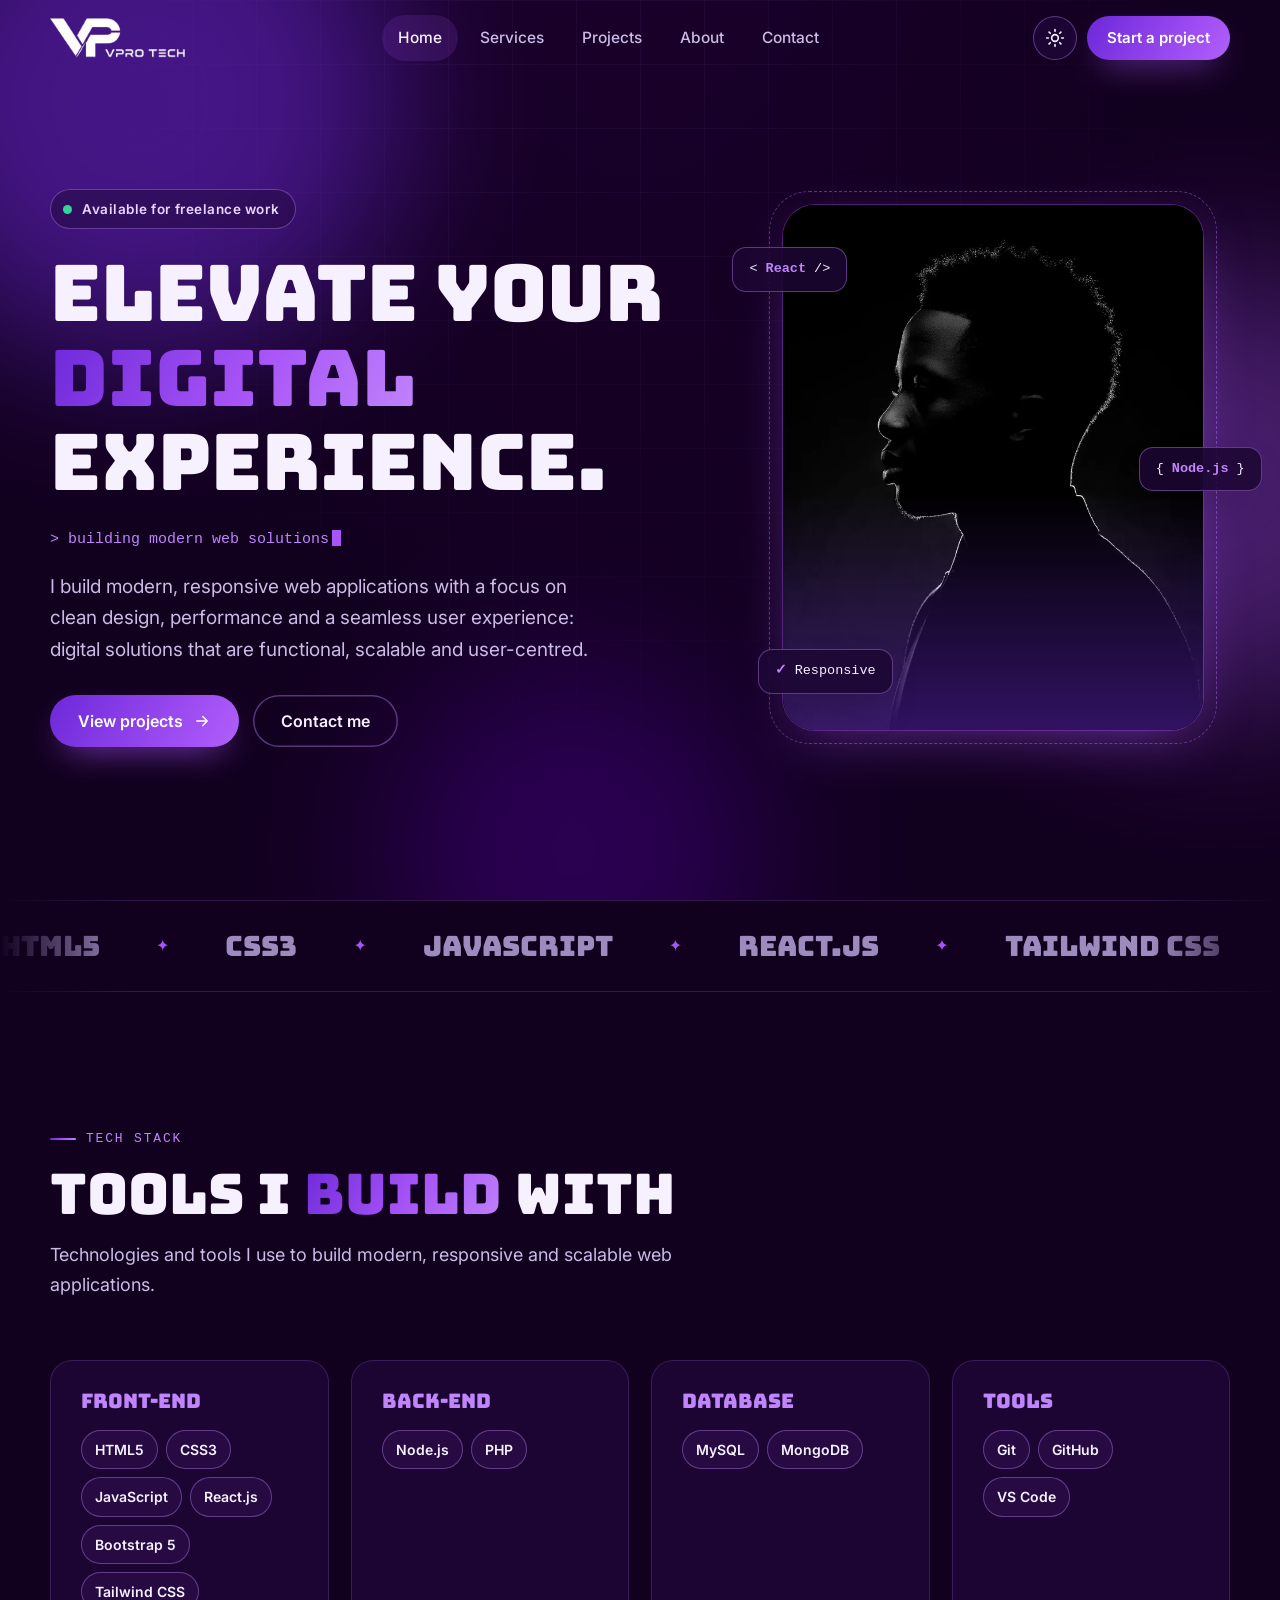
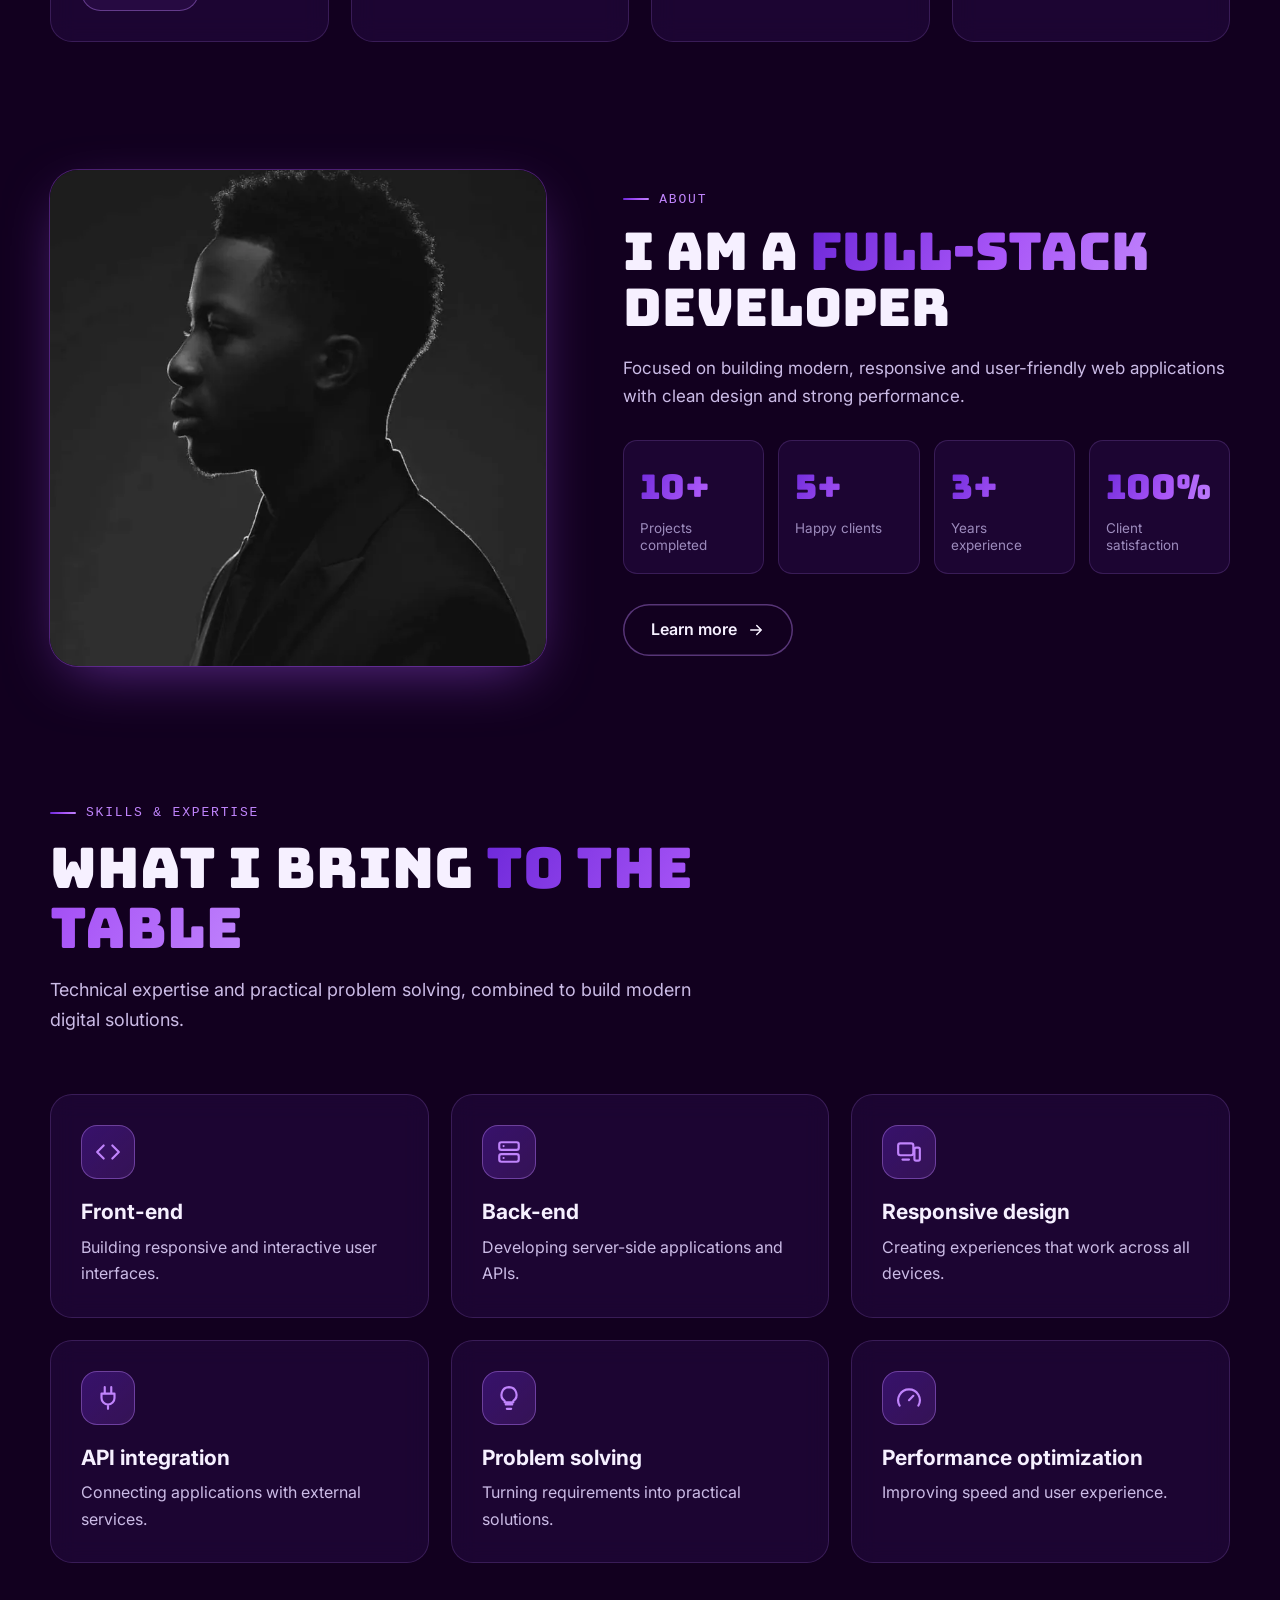
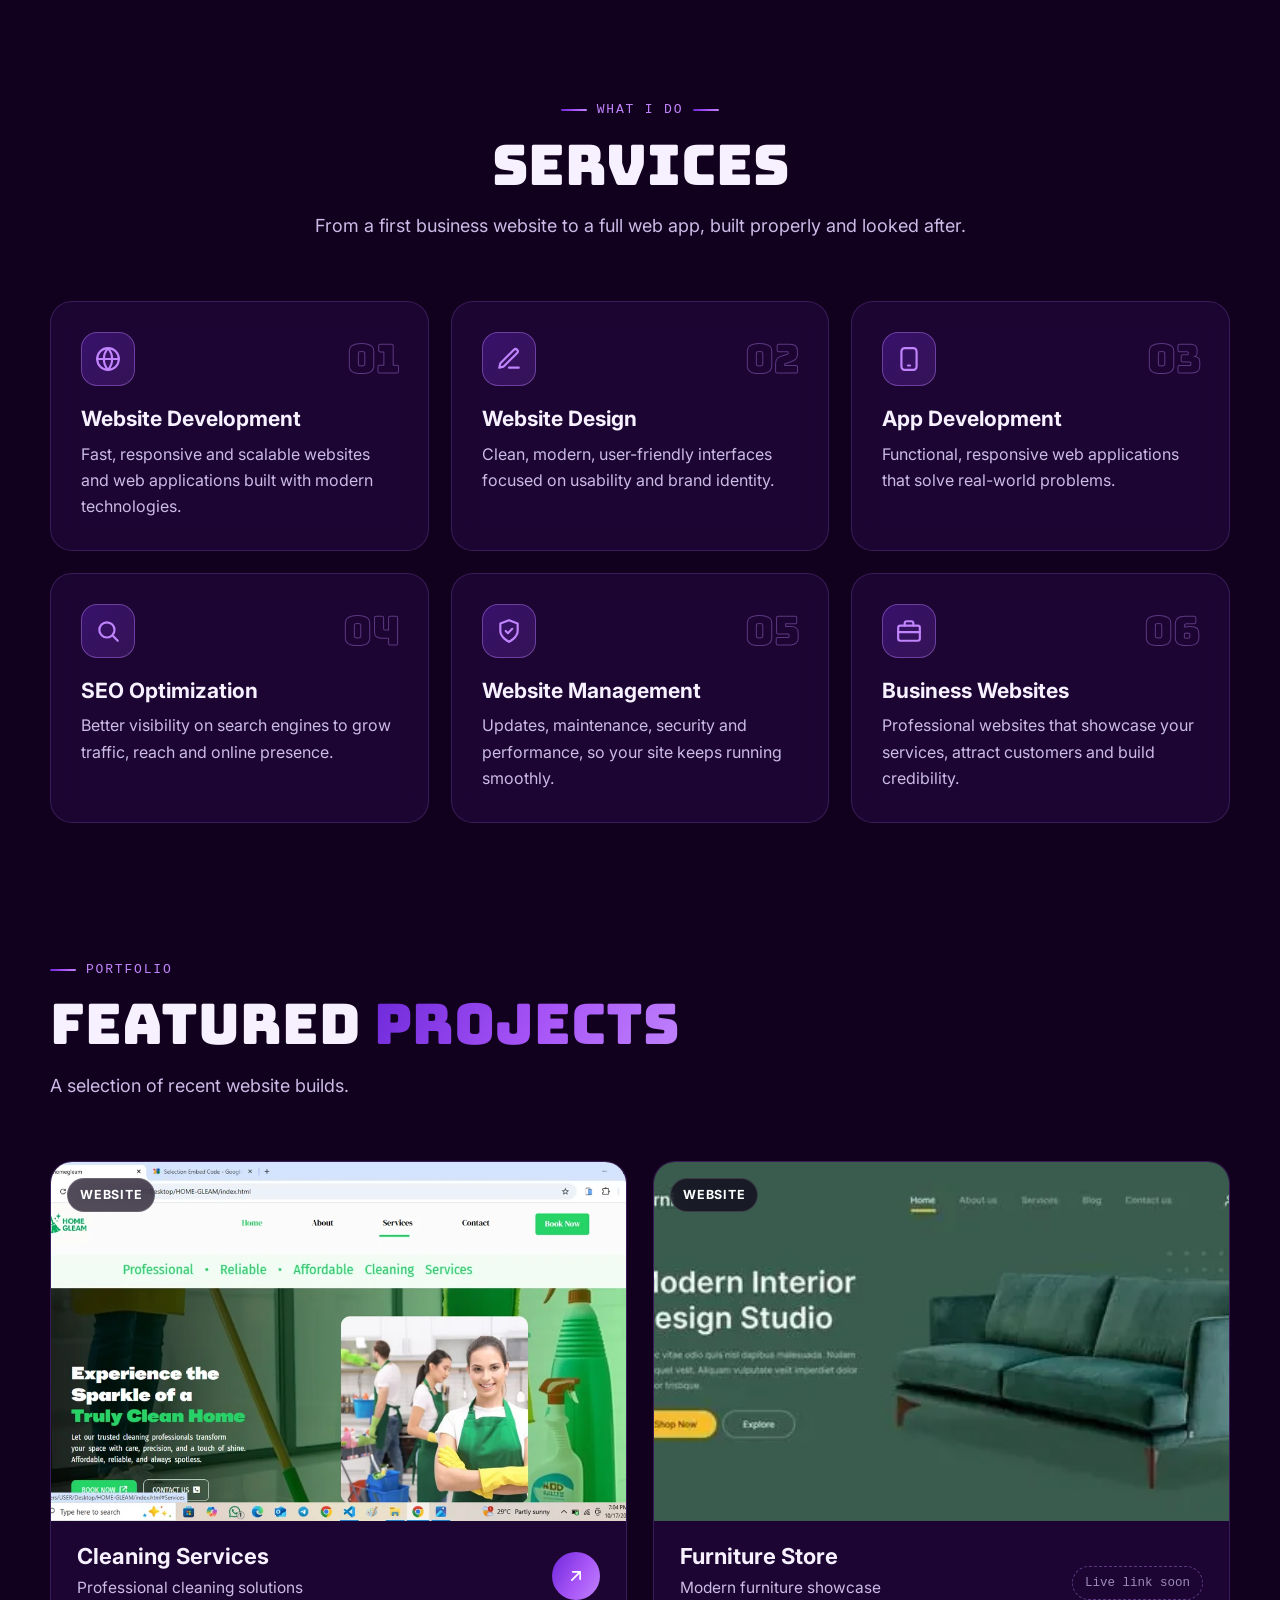
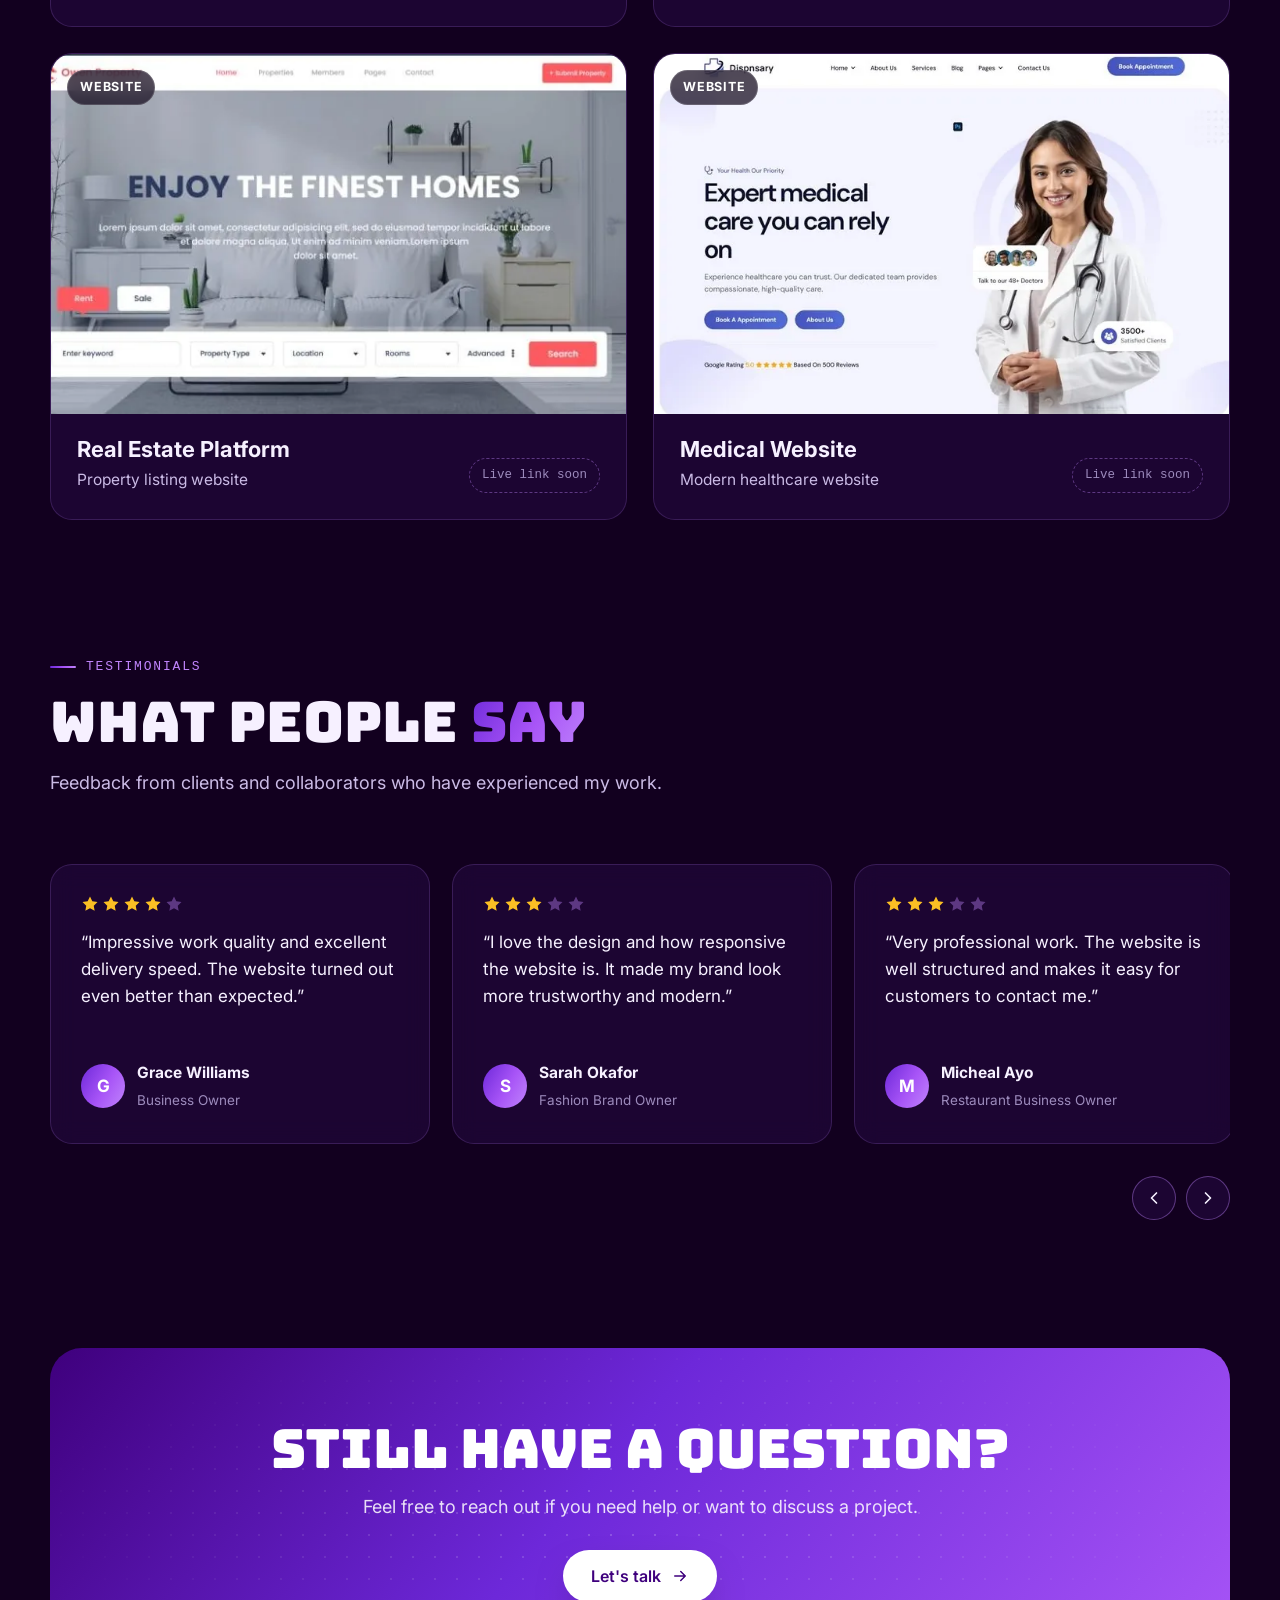
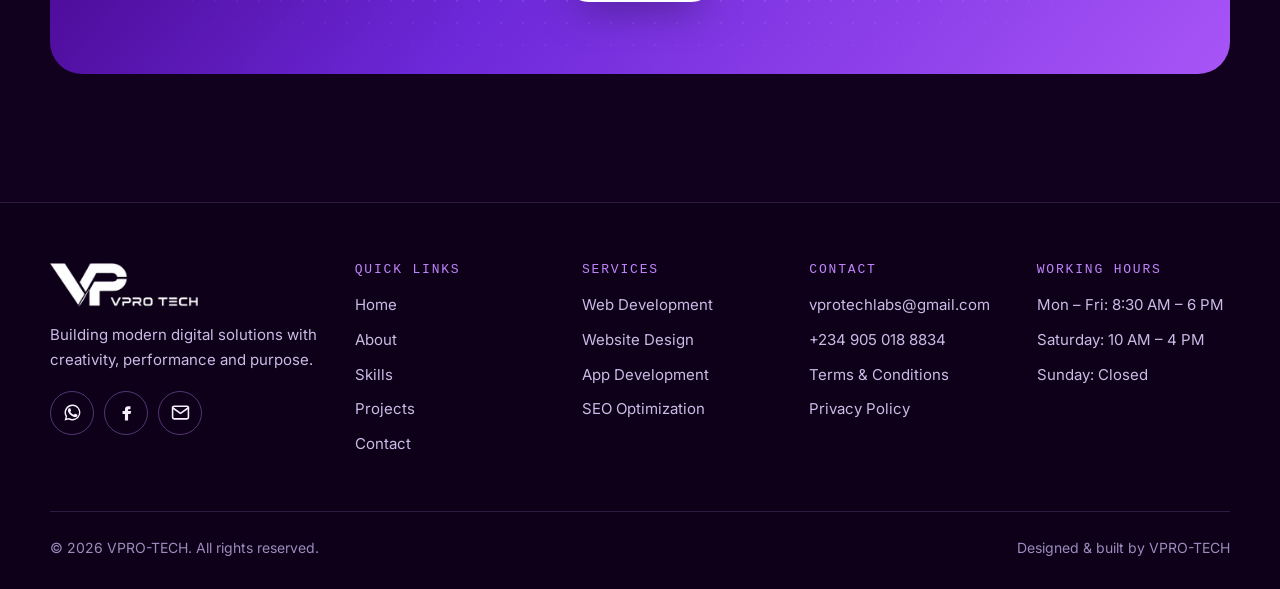
<file: index.html>
<!DOCTYPE html>
<html lang="en">
<head>
<script async src="https://www.googletagmanager.com/gtag/js?id=G-YV8QT9W566"></script>
<script>window.dataLayer=window.dataLayer||[];function gtag(){dataLayer.push(arguments);}gtag('js',new Date());gtag('config','G-YV8QT9W566');</script>
<meta charset="UTF-8">
<meta name="viewport" content="width=device-width, initial-scale=1">
<meta name="google-site-verification" content="wfZUfi6pA0INEGPKWK-PobmfECgV49cNLSBhYSva0JM">
<title>VPRO-TECH | Full-Stack Developer & Digital Solutions</title>
<meta name="description" content="Modern, responsive websites and web applications for businesses and brands, by VPRO-TECH.">
<meta name="theme-color" content="#12001f">
<link rel="canonical" href="https://vprotechlabs.vercel.app/">
<meta property="og:type" content="website">
<meta property="og:title" content="VPRO-TECH | Full-Stack Developer & Digital Solutions">
<meta property="og:description" content="Modern, responsive websites and web applications for businesses and brands, by VPRO-TECH.">
<meta property="og:image" content="https://vprotechlabs.vercel.app/photos/lg.png">
<meta property="og:url" content="https://vprotechlabs.vercel.app/">
<meta name="twitter:card" content="summary_large_image">
<link rel="icon" href="photos/lo.ico">
<link rel="preconnect" href="https://fonts.googleapis.com">
<link rel="preconnect" href="https://fonts.gstatic.com" crossorigin>
<link href="https://fonts.googleapis.com/css2?family=Bungee&family=Inter:wght@400;500;600;700&display=swap" rel="stylesheet">
<link rel="stylesheet" href="style.css">
</head><body>
<div class="loader" aria-hidden="true"><div><img src="photos/logo-white.webp" alt=""><div class="bar"><i></i></div></div></div>
<div class="scroll-progress" aria-hidden="true"></div>
<div class="ambient" aria-hidden="true"><div class="orb a"></div><div class="orb b"></div><div class="orb c"></div></div>
<header class="nav">
  <div class="wrap">
    <a class="brand" href="index.html" aria-label="VPRO-TECH home"><img class="logo-dark" src="photos/logo-white.webp" alt="VPRO-TECH" width="135" height="40"><img class="logo-light" src="photos/logo-purple.webp" alt="VPRO-TECH" width="100" height="30"></a>
    <nav class="nav-links" aria-label="Main"><a href="#home" class="active" aria-current="page">Home</a><a href="#services">Services</a><a href="#projects">Projects</a><a href="about.html">About</a><a href="contact.html">Contact</a></nav>
    <div class="nav-actions">
      <button class="icon-btn theme" type="button" aria-label="Switch to light mode"><svg class="sun" viewBox="0 0 24 24" fill="none" stroke="currentColor" stroke-width="2" stroke-linecap="round" stroke-linejoin="round" aria-hidden="true"><circle cx="12" cy="12" r="4"/><path d="M12 2v2M12 20v2M4.9 4.9l1.4 1.4M17.7 17.7l1.4 1.4M2 12h2M20 12h2M4.9 19.1l1.4-1.4M17.7 6.3l1.4-1.4"/></svg><svg class="moon" viewBox="0 0 24 24" fill="none" stroke="currentColor" stroke-width="2" stroke-linecap="round" stroke-linejoin="round" aria-hidden="true"><path d="M21 12.8A9 9 0 1 1 11.2 3a7 7 0 0 0 9.8 9.8Z"/></svg></button>
      <a class="btn" href="contact.html">Start a project</a>
      <button class="icon-btn burger" type="button" aria-label="Menu" aria-expanded="false"><i></i><i></i><i></i></button>
    </div>
  </div>
</header>
<main>
<section class="hero" id="home">
  <div class="wrap">
    <div>
      <span class="badge fade-up"><span class="dot"></span>Available for freelance work</span>
      <h1><span class="line"><span>Elevate your</span></span><span class="line"><span class="grad-text">digital</span></span><span class="line"><span>experience.</span></span></h1>
      <div class="role fade-up d1" data-roles="building modern web solutions|full-stack development|responsive websites|web apps &amp; SEO">&gt; <span class="txt"></span><span class="caret"></span></div>
      <p class="lead fade-up d2">I build modern, responsive web applications with a focus on clean design, performance and a seamless user experience: digital solutions that are functional, scalable and user-centred.</p>
      <div class="hero-cta fade-up d3">
        <a class="btn" href="#projects">View projects <svg viewBox="0 0 24 24" fill="none" stroke="currentColor" stroke-width="2" stroke-linecap="round" stroke-linejoin="round" aria-hidden="true"><path d="M5 12h14M13 6l6 6-6 6"/></svg></a>
        <a class="btn ghost" href="contact.html">Contact me</a>
      </div>
    </div>
    <div class="portrait fade-up d2">
      <div class="ring"></div>
      <div class="frame"><img src="photos/portrait.webp" alt="Portrait of the VPRO-TECH developer" width="760" height="1009" fetchpriority="high"></div>
      <span class="chip c1">&lt;<b>React</b> /&gt;</span>
      <span class="chip c2">{ <b>Node.js</b> }</span>
      <span class="chip c3"><b>✓</b> Responsive</span>
    </div>
  </div>
</section>

<div class="marquee" aria-label="Technologies"><div class="track"><span>HTML5</span><span>CSS3</span><span>JavaScript</span><span>React.js</span><span>Tailwind CSS</span><span>Bootstrap 5</span><span>Node.js</span><span>PHP</span><span>MySQL</span><span>MongoDB</span><span>Git</span><span>GitHub</span><span>HTML5</span><span>CSS3</span><span>JavaScript</span><span>React.js</span><span>Tailwind CSS</span><span>Bootstrap 5</span><span>Node.js</span><span>PHP</span><span>MySQL</span><span>MongoDB</span><span>Git</span><span>GitHub</span></div></div>

<section class="section" id="stack">
  <div class="wrap">
    <div class="section-head reveal"><span class="eyebrow">Tech stack</span><h2>Tools I <span class="grad-text">build</span> with</h2><p>Technologies and tools I use to build modern, responsive and scalable web applications.</p></div>
    <div class="stack"><div class="card reveal" style="--d:0.0s"><h3>Front-end</h3><div class="tags"><span class=tag>HTML5</span><span class=tag>CSS3</span><span class=tag>JavaScript</span><span class=tag>React.js</span><span class=tag>Bootstrap 5</span><span class=tag>Tailwind CSS</span></div></div><div class="card reveal" style="--d:0.08s"><h3>Back-end</h3><div class="tags"><span class=tag>Node.js</span><span class=tag>PHP</span></div></div><div class="card reveal" style="--d:0.16s"><h3>Database</h3><div class="tags"><span class=tag>MySQL</span><span class=tag>MongoDB</span></div></div><div class="card reveal" style="--d:0.24s"><h3>Tools</h3><div class="tags"><span class=tag>Git</span><span class=tag>GitHub</span><span class=tag>VS Code</span></div></div></div>
  </div>
</section>

<section class="section" id="about" style="padding-top:0">
  <div class="wrap about-strip">
    <div class="photo reveal left"><img src="photos/portrait-2.webp" alt="VPRO-TECH developer portrait" width="700" height="930" loading="lazy"></div>
    <div class="reveal right">
      <span class="eyebrow">About</span>
      <h2>I am a <span class="grad-text">full-stack</span> developer</h2>
      <p>Focused on building modern, responsive and user-friendly web applications with clean design and strong performance.</p>
      <div class="stats"><div class="stat reveal" style="--d:0.0s"><strong data-count="10" data-suffix="+">0+</strong><span>Projects completed</span></div><div class="stat reveal" style="--d:0.08s"><strong data-count="5" data-suffix="+">0+</strong><span>Happy clients</span></div><div class="stat reveal" style="--d:0.16s"><strong data-count="3" data-suffix="+">0+</strong><span>Years experience</span></div><div class="stat reveal" style="--d:0.24s"><strong data-count="100" data-suffix="%">0%</strong><span>Client satisfaction</span></div></div>
      <a class="btn ghost" href="about.html">Learn more <svg viewBox="0 0 24 24" fill="none" stroke="currentColor" stroke-width="2" stroke-linecap="round" stroke-linejoin="round" aria-hidden="true"><path d="M5 12h14M13 6l6 6-6 6"/></svg></a>
    </div>
  </div>
</section>

<section class="section" id="skills" style="padding-top:0">
  <div class="wrap">
    <div class="section-head reveal"><span class="eyebrow">Skills &amp; expertise</span><h2>What I bring <span class="grad-text">to the table</span></h2><p>Technical expertise and practical problem solving, combined to build modern digital solutions.</p></div>
    <div class="grid-3"><div class="card reveal" style="--d:0.0s"><div class="ico"><svg viewBox="0 0 24 24" fill="none" stroke="currentColor" stroke-width="2" stroke-linecap="round" stroke-linejoin="round" aria-hidden="true"><path d="m16 18 6-6-6-6M8 6l-6 6 6 6"/></svg></div><h3>Front-end</h3><p>Building responsive and interactive user interfaces.</p></div><div class="card reveal" style="--d:0.08s"><div class="ico"><svg viewBox="0 0 24 24" fill="none" stroke="currentColor" stroke-width="2" stroke-linecap="round" stroke-linejoin="round" aria-hidden="true"><rect x="3" y="3" width="18" height="7" rx="2"/><rect x="3" y="14" width="18" height="7" rx="2"/><path d="M7 6.5h.01M7 17.5h.01"/></svg></div><h3>Back-end</h3><p>Developing server-side applications and APIs.</p></div><div class="card reveal" style="--d:0.16s"><div class="ico"><svg viewBox="0 0 24 24" fill="none" stroke="currentColor" stroke-width="2" stroke-linecap="round" stroke-linejoin="round" aria-hidden="true"><rect x="2" y="4" width="14" height="11" rx="2"/><rect x="17" y="8" width="5" height="12" rx="1.5"/><path d="M6 19h6"/></svg></div><h3>Responsive design</h3><p>Creating experiences that work across all devices.</p></div><div class="card reveal" style="--d:0.0s"><div class="ico"><svg viewBox="0 0 24 24" fill="none" stroke="currentColor" stroke-width="2" stroke-linecap="round" stroke-linejoin="round" aria-hidden="true"><path d="M9 2v6M15 2v6M6 8h12v4a6 6 0 0 1-12 0V8ZM12 18v4"/></svg></div><h3>API integration</h3><p>Connecting applications with external services.</p></div><div class="card reveal" style="--d:0.08s"><div class="ico"><svg viewBox="0 0 24 24" fill="none" stroke="currentColor" stroke-width="2" stroke-linecap="round" stroke-linejoin="round" aria-hidden="true"><path d="M9 18h6M10 22h4M12 2a7 7 0 0 0-4 12.7V16h8v-1.3A7 7 0 0 0 12 2Z"/></svg></div><h3>Problem solving</h3><p>Turning requirements into practical solutions.</p></div><div class="card reveal" style="--d:0.16s"><div class="ico"><svg viewBox="0 0 24 24" fill="none" stroke="currentColor" stroke-width="2" stroke-linecap="round" stroke-linejoin="round" aria-hidden="true"><path d="M12 14l4-4"/><path d="M3.3 19a10 10 0 1 1 17.4 0"/></svg></div><h3>Performance optimization</h3><p>Improving speed and user experience.</p></div></div>
  </div>
</section>

<section class="section" id="services" style="padding-top:0">
  <div class="wrap">
    <div class="section-head center reveal"><span class="eyebrow">What I do</span><h2>Services</h2><p>From a first business website to a full web app, built properly and looked after.</p></div>
    <div class="grid-3"><div class="card reveal" style="--d:0.0s"><span class="num">01</span><div class="ico"><svg viewBox="0 0 24 24" fill="none" stroke="currentColor" stroke-width="2" stroke-linecap="round" stroke-linejoin="round" aria-hidden="true"><circle cx="12" cy="12" r="10"/><path d="M2 12h20M12 2a15 15 0 0 1 0 20M12 2a15 15 0 0 0 0 20"/></svg></div><h3>Website Development</h3><p>Fast, responsive and scalable websites and web applications built with modern technologies.</p></div><div class="card reveal" style="--d:0.08s"><span class="num">02</span><div class="ico"><svg viewBox="0 0 24 24" fill="none" stroke="currentColor" stroke-width="2" stroke-linecap="round" stroke-linejoin="round" aria-hidden="true"><path d="M12 20h9"/><path d="M16.5 3.5a2.1 2.1 0 0 1 3 3L7 19l-4 1 1-4Z"/></svg></div><h3>Website Design</h3><p>Clean, modern, user-friendly interfaces focused on usability and brand identity.</p></div><div class="card reveal" style="--d:0.16s"><span class="num">03</span><div class="ico"><svg viewBox="0 0 24 24" fill="none" stroke="currentColor" stroke-width="2" stroke-linecap="round" stroke-linejoin="round" aria-hidden="true"><rect x="5" y="2" width="14" height="20" rx="3"/><path d="M11 18h2"/></svg></div><h3>App Development</h3><p>Functional, responsive web applications that solve real-world problems.</p></div><div class="card reveal" style="--d:0.0s"><span class="num">04</span><div class="ico"><svg viewBox="0 0 24 24" fill="none" stroke="currentColor" stroke-width="2" stroke-linecap="round" stroke-linejoin="round" aria-hidden="true"><circle cx="11" cy="11" r="7"/><path d="m21 21-4.3-4.3"/></svg></div><h3>SEO Optimization</h3><p>Better visibility on search engines to grow traffic, reach and online presence.</p></div><div class="card reveal" style="--d:0.08s"><span class="num">05</span><div class="ico"><svg viewBox="0 0 24 24" fill="none" stroke="currentColor" stroke-width="2" stroke-linecap="round" stroke-linejoin="round" aria-hidden="true"><path d="M12 22s8-4 8-10V5l-8-3-8 3v7c0 6 8 10 8 10Z"/><path d="m9 12 2 2 4-4"/></svg></div><h3>Website Management</h3><p>Updates, maintenance, security and performance, so your site keeps running smoothly.</p></div><div class="card reveal" style="--d:0.16s"><span class="num">06</span><div class="ico"><svg viewBox="0 0 24 24" fill="none" stroke="currentColor" stroke-width="2" stroke-linecap="round" stroke-linejoin="round" aria-hidden="true"><rect x="2" y="7" width="20" height="14" rx="2"/><path d="M16 7V5a2 2 0 0 0-2-2h-4a2 2 0 0 0-2 2v2M2 13h20"/></svg></div><h3>Business Websites</h3><p>Professional websites that showcase your services, attract customers and build credibility.</p></div></div>
  </div>
</section>

<section class="section" id="projects" style="padding-top:0">
  <div class="wrap">
    <div class="section-head reveal"><span class="eyebrow">Portfolio</span><h2>Featured <span class="grad-text">projects</span></h2><p>A selection of recent website builds.</p></div>
    <div class="projects"><a class="project reveal left" href="https://home-gleam.vercel.app/" target="_blank" rel="noopener" aria-label="View Cleaning Services live"><div class="shot"><img src="photos/project-cleaning.webp" alt="Cleaning Services website screenshot" loading="lazy" width="900" height="560"><span class="pill">Website</span></div><div class="body"><div><h3>Cleaning Services</h3><p>Professional cleaning solutions</p></div><span class="go"><svg viewBox="0 0 24 24" fill="none" stroke="currentColor" stroke-width="2" stroke-linecap="round" stroke-linejoin="round" aria-hidden="true"><path d="M7 17 17 7M8 7h9v9"/></svg></span></div></a><article class="project reveal right"><div class="shot"><img src="photos/project-furniture.webp" alt="Furniture Store website screenshot" loading="lazy" width="900" height="560"><span class="pill">Website</span></div><div class="body"><div><h3>Furniture Store</h3><p>Modern furniture showcase</p></div><span class="soon">Live link soon</span></div></article><article class="project reveal left"><div class="shot"><img src="photos/project-realestate.webp" alt="Real Estate Platform website screenshot" loading="lazy" width="900" height="560"><span class="pill">Website</span></div><div class="body"><div><h3>Real Estate Platform</h3><p>Property listing website</p></div><span class="soon">Live link soon</span></div></article><article class="project reveal right"><div class="shot"><img src="photos/project-medical.webp" alt="Medical Website website screenshot" loading="lazy" width="900" height="560"><span class="pill">Website</span></div><div class="body"><div><h3>Medical Website</h3><p>Modern healthcare website</p></div><span class="soon">Live link soon</span></div></article></div>
  </div>
</section>

<section class="section" id="reviews" style="padding-top:0">
  <div class="wrap">
    <div class="section-head reveal"><span class="eyebrow">Testimonials</span><h2>What people <span class="grad-text">say</span></h2><p>Feedback from clients and collaborators who have experienced my work.</p></div>
    <div class="reviews reveal"><article class="card review"><div class="stars" aria-label="4 out of 5 stars"><svg viewBox="0 0 24 24" fill="currentColor" class="" aria-hidden="true"><path d="m12 2 3.1 6.3 6.9 1-5 4.9 1.2 6.8L12 17.8 5.8 21l1.2-6.8-5-4.9 6.9-1Z"/></svg><svg viewBox="0 0 24 24" fill="currentColor" class="" aria-hidden="true"><path d="m12 2 3.1 6.3 6.9 1-5 4.9 1.2 6.8L12 17.8 5.8 21l1.2-6.8-5-4.9 6.9-1Z"/></svg><svg viewBox="0 0 24 24" fill="currentColor" class="" aria-hidden="true"><path d="m12 2 3.1 6.3 6.9 1-5 4.9 1.2 6.8L12 17.8 5.8 21l1.2-6.8-5-4.9 6.9-1Z"/></svg><svg viewBox="0 0 24 24" fill="currentColor" class="" aria-hidden="true"><path d="m12 2 3.1 6.3 6.9 1-5 4.9 1.2 6.8L12 17.8 5.8 21l1.2-6.8-5-4.9 6.9-1Z"/></svg><svg viewBox="0 0 24 24" fill="currentColor" class="off" aria-hidden="true"><path d="m12 2 3.1 6.3 6.9 1-5 4.9 1.2 6.8L12 17.8 5.8 21l1.2-6.8-5-4.9 6.9-1Z"/></svg></div><blockquote>“Impressive work quality and excellent delivery speed. The website turned out even better than expected.”</blockquote><div class="who"><span class="avatar">G</span><div><strong>Grace Williams</strong><span>Business Owner</span></div></div></article><article class="card review"><div class="stars" aria-label="3 out of 5 stars"><svg viewBox="0 0 24 24" fill="currentColor" class="" aria-hidden="true"><path d="m12 2 3.1 6.3 6.9 1-5 4.9 1.2 6.8L12 17.8 5.8 21l1.2-6.8-5-4.9 6.9-1Z"/></svg><svg viewBox="0 0 24 24" fill="currentColor" class="" aria-hidden="true"><path d="m12 2 3.1 6.3 6.9 1-5 4.9 1.2 6.8L12 17.8 5.8 21l1.2-6.8-5-4.9 6.9-1Z"/></svg><svg viewBox="0 0 24 24" fill="currentColor" class="" aria-hidden="true"><path d="m12 2 3.1 6.3 6.9 1-5 4.9 1.2 6.8L12 17.8 5.8 21l1.2-6.8-5-4.9 6.9-1Z"/></svg><svg viewBox="0 0 24 24" fill="currentColor" class="off" aria-hidden="true"><path d="m12 2 3.1 6.3 6.9 1-5 4.9 1.2 6.8L12 17.8 5.8 21l1.2-6.8-5-4.9 6.9-1Z"/></svg><svg viewBox="0 0 24 24" fill="currentColor" class="off" aria-hidden="true"><path d="m12 2 3.1 6.3 6.9 1-5 4.9 1.2 6.8L12 17.8 5.8 21l1.2-6.8-5-4.9 6.9-1Z"/></svg></div><blockquote>“I love the design and how responsive the website is. It made my brand look more trustworthy and modern.”</blockquote><div class="who"><span class="avatar">S</span><div><strong>Sarah Okafor</strong><span>Fashion Brand Owner</span></div></div></article><article class="card review"><div class="stars" aria-label="3 out of 5 stars"><svg viewBox="0 0 24 24" fill="currentColor" class="" aria-hidden="true"><path d="m12 2 3.1 6.3 6.9 1-5 4.9 1.2 6.8L12 17.8 5.8 21l1.2-6.8-5-4.9 6.9-1Z"/></svg><svg viewBox="0 0 24 24" fill="currentColor" class="" aria-hidden="true"><path d="m12 2 3.1 6.3 6.9 1-5 4.9 1.2 6.8L12 17.8 5.8 21l1.2-6.8-5-4.9 6.9-1Z"/></svg><svg viewBox="0 0 24 24" fill="currentColor" class="" aria-hidden="true"><path d="m12 2 3.1 6.3 6.9 1-5 4.9 1.2 6.8L12 17.8 5.8 21l1.2-6.8-5-4.9 6.9-1Z"/></svg><svg viewBox="0 0 24 24" fill="currentColor" class="off" aria-hidden="true"><path d="m12 2 3.1 6.3 6.9 1-5 4.9 1.2 6.8L12 17.8 5.8 21l1.2-6.8-5-4.9 6.9-1Z"/></svg><svg viewBox="0 0 24 24" fill="currentColor" class="off" aria-hidden="true"><path d="m12 2 3.1 6.3 6.9 1-5 4.9 1.2 6.8L12 17.8 5.8 21l1.2-6.8-5-4.9 6.9-1Z"/></svg></div><blockquote>“Very professional work. The website is well structured and makes it easy for customers to contact me.”</blockquote><div class="who"><span class="avatar">M</span><div><strong>Micheal Ayo</strong><span>Restaurant Business Owner</span></div></div></article><article class="card review"><div class="stars" aria-label="4 out of 5 stars"><svg viewBox="0 0 24 24" fill="currentColor" class="" aria-hidden="true"><path d="m12 2 3.1 6.3 6.9 1-5 4.9 1.2 6.8L12 17.8 5.8 21l1.2-6.8-5-4.9 6.9-1Z"/></svg><svg viewBox="0 0 24 24" fill="currentColor" class="" aria-hidden="true"><path d="m12 2 3.1 6.3 6.9 1-5 4.9 1.2 6.8L12 17.8 5.8 21l1.2-6.8-5-4.9 6.9-1Z"/></svg><svg viewBox="0 0 24 24" fill="currentColor" class="" aria-hidden="true"><path d="m12 2 3.1 6.3 6.9 1-5 4.9 1.2 6.8L12 17.8 5.8 21l1.2-6.8-5-4.9 6.9-1Z"/></svg><svg viewBox="0 0 24 24" fill="currentColor" class="" aria-hidden="true"><path d="m12 2 3.1 6.3 6.9 1-5 4.9 1.2 6.8L12 17.8 5.8 21l1.2-6.8-5-4.9 6.9-1Z"/></svg><svg viewBox="0 0 24 24" fill="currentColor" class="off" aria-hidden="true"><path d="m12 2 3.1 6.3 6.9 1-5 4.9 1.2 6.8L12 17.8 5.8 21l1.2-6.8-5-4.9 6.9-1Z"/></svg></div><blockquote>“Excellent work on my business website. The design is modern and clients can now easily view my services and contact me.”</blockquote><div class="who"><span class="avatar">B</span><div><strong>Blessing Ade</strong><span>Beauty Salon Owner</span></div></div></article><article class="card review"><div class="stars" aria-label="4 out of 5 stars"><svg viewBox="0 0 24 24" fill="currentColor" class="" aria-hidden="true"><path d="m12 2 3.1 6.3 6.9 1-5 4.9 1.2 6.8L12 17.8 5.8 21l1.2-6.8-5-4.9 6.9-1Z"/></svg><svg viewBox="0 0 24 24" fill="currentColor" class="" aria-hidden="true"><path d="m12 2 3.1 6.3 6.9 1-5 4.9 1.2 6.8L12 17.8 5.8 21l1.2-6.8-5-4.9 6.9-1Z"/></svg><svg viewBox="0 0 24 24" fill="currentColor" class="" aria-hidden="true"><path d="m12 2 3.1 6.3 6.9 1-5 4.9 1.2 6.8L12 17.8 5.8 21l1.2-6.8-5-4.9 6.9-1Z"/></svg><svg viewBox="0 0 24 24" fill="currentColor" class="" aria-hidden="true"><path d="m12 2 3.1 6.3 6.9 1-5 4.9 1.2 6.8L12 17.8 5.8 21l1.2-6.8-5-4.9 6.9-1Z"/></svg><svg viewBox="0 0 24 24" fill="currentColor" class="off" aria-hidden="true"><path d="m12 2 3.1 6.3 6.9 1-5 4.9 1.2 6.8L12 17.8 5.8 21l1.2-6.8-5-4.9 6.9-1Z"/></svg></div><blockquote>“The website performance is very smooth and responsive. It perfectly represents my brand and services online.”</blockquote><div class="who"><span class="avatar">P</span><div><strong>Peter Okoro</strong><span>Real Estate Agent</span></div></div></article><article class="card review"><div class="stars" aria-label="2 out of 5 stars"><svg viewBox="0 0 24 24" fill="currentColor" class="" aria-hidden="true"><path d="m12 2 3.1 6.3 6.9 1-5 4.9 1.2 6.8L12 17.8 5.8 21l1.2-6.8-5-4.9 6.9-1Z"/></svg><svg viewBox="0 0 24 24" fill="currentColor" class="" aria-hidden="true"><path d="m12 2 3.1 6.3 6.9 1-5 4.9 1.2 6.8L12 17.8 5.8 21l1.2-6.8-5-4.9 6.9-1Z"/></svg><svg viewBox="0 0 24 24" fill="currentColor" class="off" aria-hidden="true"><path d="m12 2 3.1 6.3 6.9 1-5 4.9 1.2 6.8L12 17.8 5.8 21l1.2-6.8-5-4.9 6.9-1Z"/></svg><svg viewBox="0 0 24 24" fill="currentColor" class="off" aria-hidden="true"><path d="m12 2 3.1 6.3 6.9 1-5 4.9 1.2 6.8L12 17.8 5.8 21l1.2-6.8-5-4.9 6.9-1Z"/></svg><svg viewBox="0 0 24 24" fill="currentColor" class="off" aria-hidden="true"><path d="m12 2 3.1 6.3 6.9 1-5 4.9 1.2 6.8L12 17.8 5.8 21l1.2-6.8-5-4.9 6.9-1Z"/></svg></div><blockquote>“I'm impressed with the quality of work. The website made my business look more credible and professional.”</blockquote><div class="who"><span class="avatar">A</span><div><strong>Anita Bello</strong><span>Online Store Owner</span></div></div></article></div>
    <div class="reviews-nav"><button class="icon-btn" id="prevReview" type="button" aria-label="Previous review"><svg viewBox="0 0 24 24" fill="none" stroke="currentColor" stroke-width="2" stroke-linecap="round" stroke-linejoin="round" aria-hidden="true"><path d="m15 18-6-6 6-6"/></svg></button><button class="icon-btn" id="nextReview" type="button" aria-label="Next review"><svg viewBox="0 0 24 24" fill="none" stroke="currentColor" stroke-width="2" stroke-linecap="round" stroke-linejoin="round" aria-hidden="true"><path d="m9 18 6-6-6-6"/></svg></button></div>
  </div>
</section>
<section class="section" style="padding-top:0"><div class="wrap"><div class="cta-band reveal zoom">
<h2>Still have a question?</h2><p>Feel free to reach out if you need help or want to discuss a project.</p><a class="btn" href="contact.html">Let's talk <svg viewBox="0 0 24 24" fill="none" stroke="currentColor" stroke-width="2" stroke-linecap="round" stroke-linejoin="round" aria-hidden="true"><path d="M5 12h14M13 6l6 6-6 6"/></svg></a></div></div></section></main>
<footer class="footer">
  <div class="wrap">
    <div class="footer-grid">
      <div>
        <a class="brand" href="index.html"><img class="logo-dark" src="photos/logo-white.webp" alt="VPRO-TECH" width="150" height="44"><img class="logo-light" src="photos/logo-purple.webp" alt="VPRO-TECH" width="110" height="33"></a>
        <p>Building modern digital solutions with creativity, performance and purpose.</p>
        <div class="socials">
          <a href="https://wa.me/message/3MCHQLN3LTTCP1" aria-label="WhatsApp" target="_blank" rel="noopener"><svg viewBox="0 0 24 24" fill="currentColor" aria-hidden="true"><path d="M17.5 14.4c-.3-.1-1.7-.8-2-.9-.3-.1-.5-.1-.7.1-.2.3-.8.9-.9 1.1-.2.2-.3.2-.6.1-.3-.1-1.2-.5-2.3-1.4-.9-.8-1.4-1.7-1.6-2-.2-.3 0-.5.1-.6l.4-.5c.2-.2.2-.3.3-.5.1-.2 0-.4 0-.5l-.9-2.2c-.2-.6-.5-.5-.7-.5h-.6c-.2 0-.5.1-.8.4-.3.3-1 1-1 2.5s1.1 2.9 1.2 3.1c.1.2 2.1 3.2 5.1 4.5.7.3 1.3.5 1.7.6.7.2 1.4.2 1.9.1.6-.1 1.7-.7 2-1.4.2-.7.2-1.3.2-1.4-.1-.1-.3-.2-.6-.3ZM12 2a10 10 0 0 0-8.6 15.1L2 22l5-1.3A10 10 0 1 0 12 2Zm0 18.2a8.2 8.2 0 0 1-4.2-1.2l-.3-.2-3 .8.8-2.9-.2-.3A8.2 8.2 0 1 1 12 20.2Z"/></svg></a>
          <a href="https://www.facebook.com/profile.php?id=61591227853410" aria-label="Facebook" target="_blank" rel="noopener"><svg viewBox="0 0 24 24" fill="currentColor" aria-hidden="true"><path d="M14 8h3V4h-3c-2.8 0-4 1.7-4 4.2V10H7v4h3v8h4v-8h3l1-4h-4V8.5c0-.3.2-.5.5-.5Z"/></svg></a>
          <a href="mailto:vprotechlabs@gmail.com" aria-label="Email"><svg viewBox="0 0 24 24" fill="none" stroke="currentColor" stroke-width="2" stroke-linecap="round" stroke-linejoin="round" aria-hidden="true"><rect x="2" y="4" width="20" height="16" rx="2"/><path d="m22 6-10 7L2 6"/></svg></a>
        </div>
      </div>
      <div><h4>Quick links</h4><ul><li><a href="index.html">Home</a></li><li><a href="about.html">About</a></li><li><a href="index.html#skills">Skills</a></li><li><a href="index.html#projects">Projects</a></li><li><a href="contact.html">Contact</a></li></ul></div>
      <div><h4>Services</h4><ul><li><a href="index.html#services">Web Development</a></li><li><a href="index.html#services">Website Design</a></li><li><a href="index.html#services">App Development</a></li><li><a href="index.html#services">SEO Optimization</a></li></ul></div>
      <div><h4>Contact</h4><ul><li><a href="mailto:vprotechlabs@gmail.com">vprotechlabs@gmail.com</a></li><li><a href="tel:+2349050188834">+234 905 018 8834</a></li><li><a href="terms.html">Terms &amp; Conditions</a></li><li><a href="privacy.html">Privacy Policy</a></li></ul></div>
      <div><h4>Working hours</h4><ul><li>Mon – Fri: 8:30 AM – 6 PM</li><li>Saturday: 10 AM – 4 PM</li><li>Sunday: Closed</li></ul></div>
    </div>
    <div class="footer-bottom"><span>© <span data-year>2026</span> VPRO-TECH. All rights reserved.</span><span>Designed &amp; built by VPRO-TECH</span></div>
  </div>
</footer>
<button class="to-top" type="button" aria-label="Back to top"><svg viewBox="0 0 24 24" fill="none" stroke="currentColor" stroke-width="2" stroke-linecap="round" stroke-linejoin="round" aria-hidden="true"><path d="M12 19V5M6 11l6-6 6 6"/></svg></button>
<script src="index.js"></script>
</body>
</html>
</file>
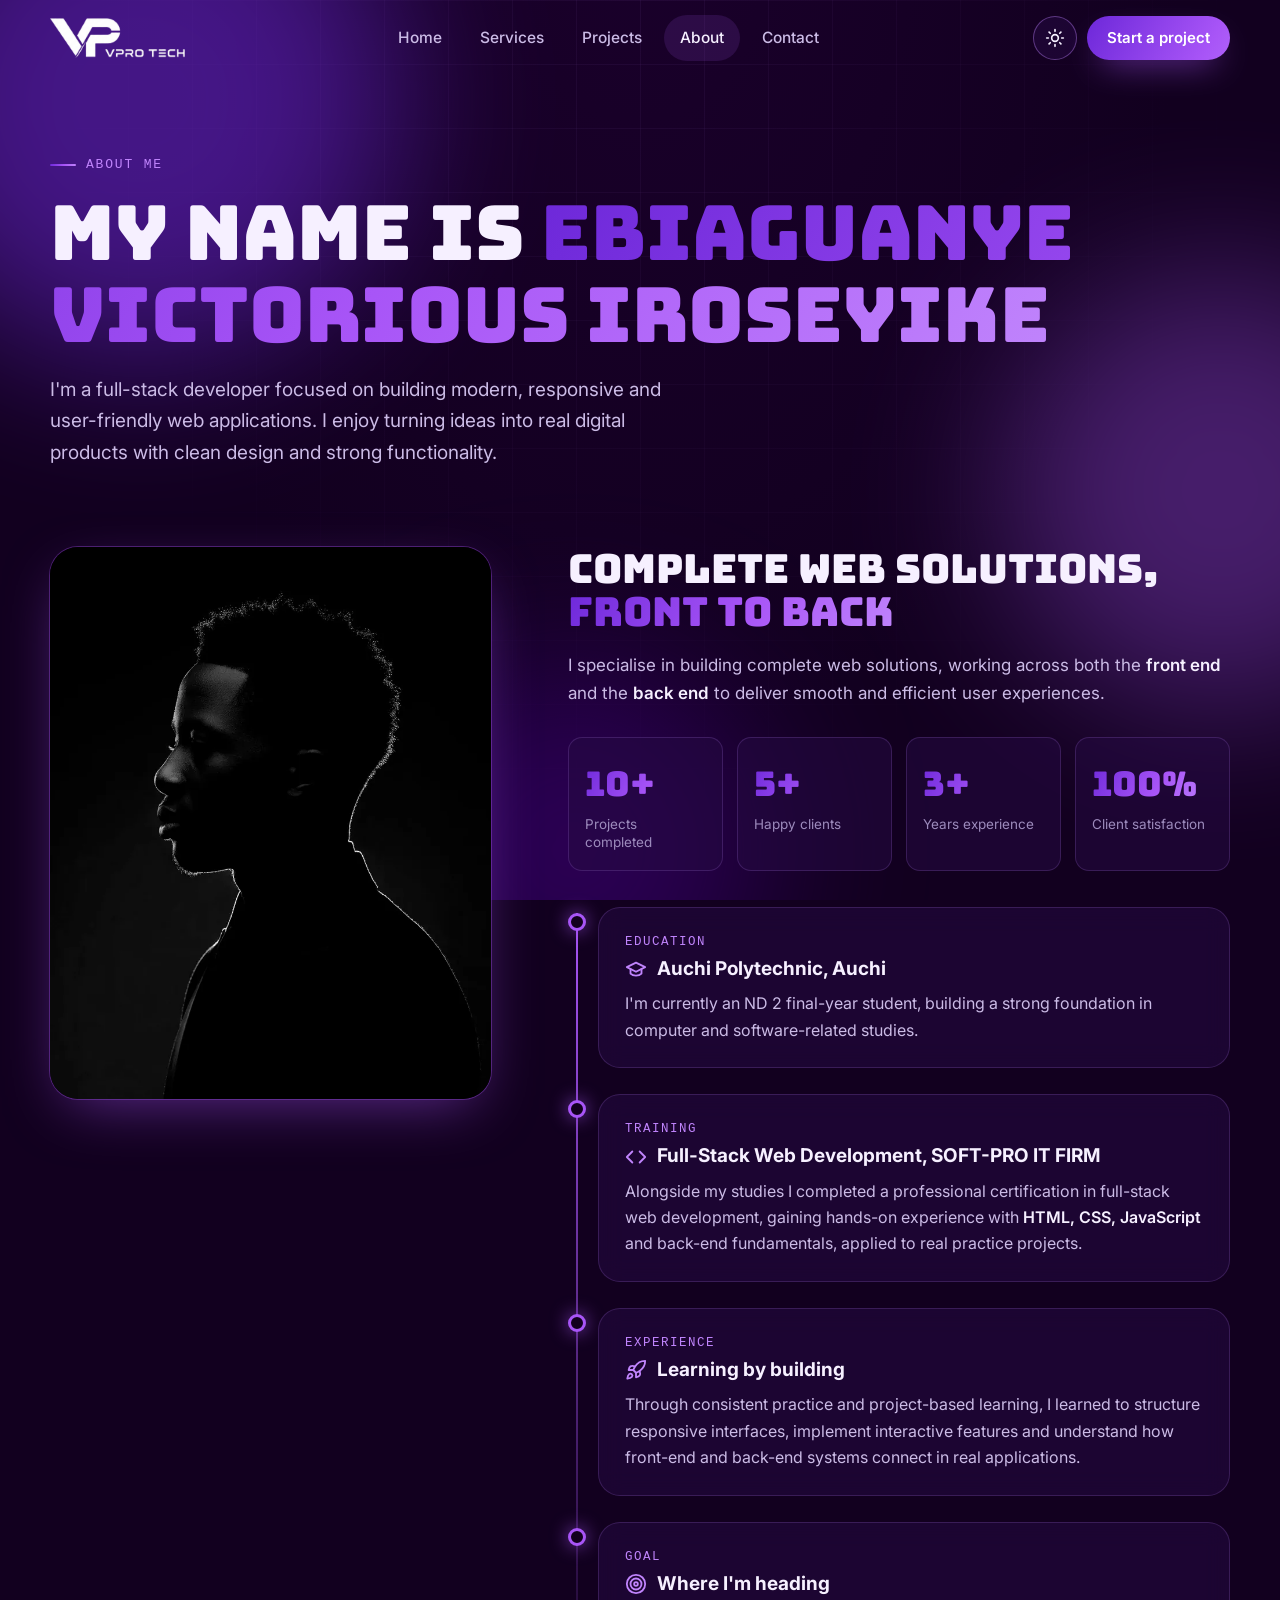
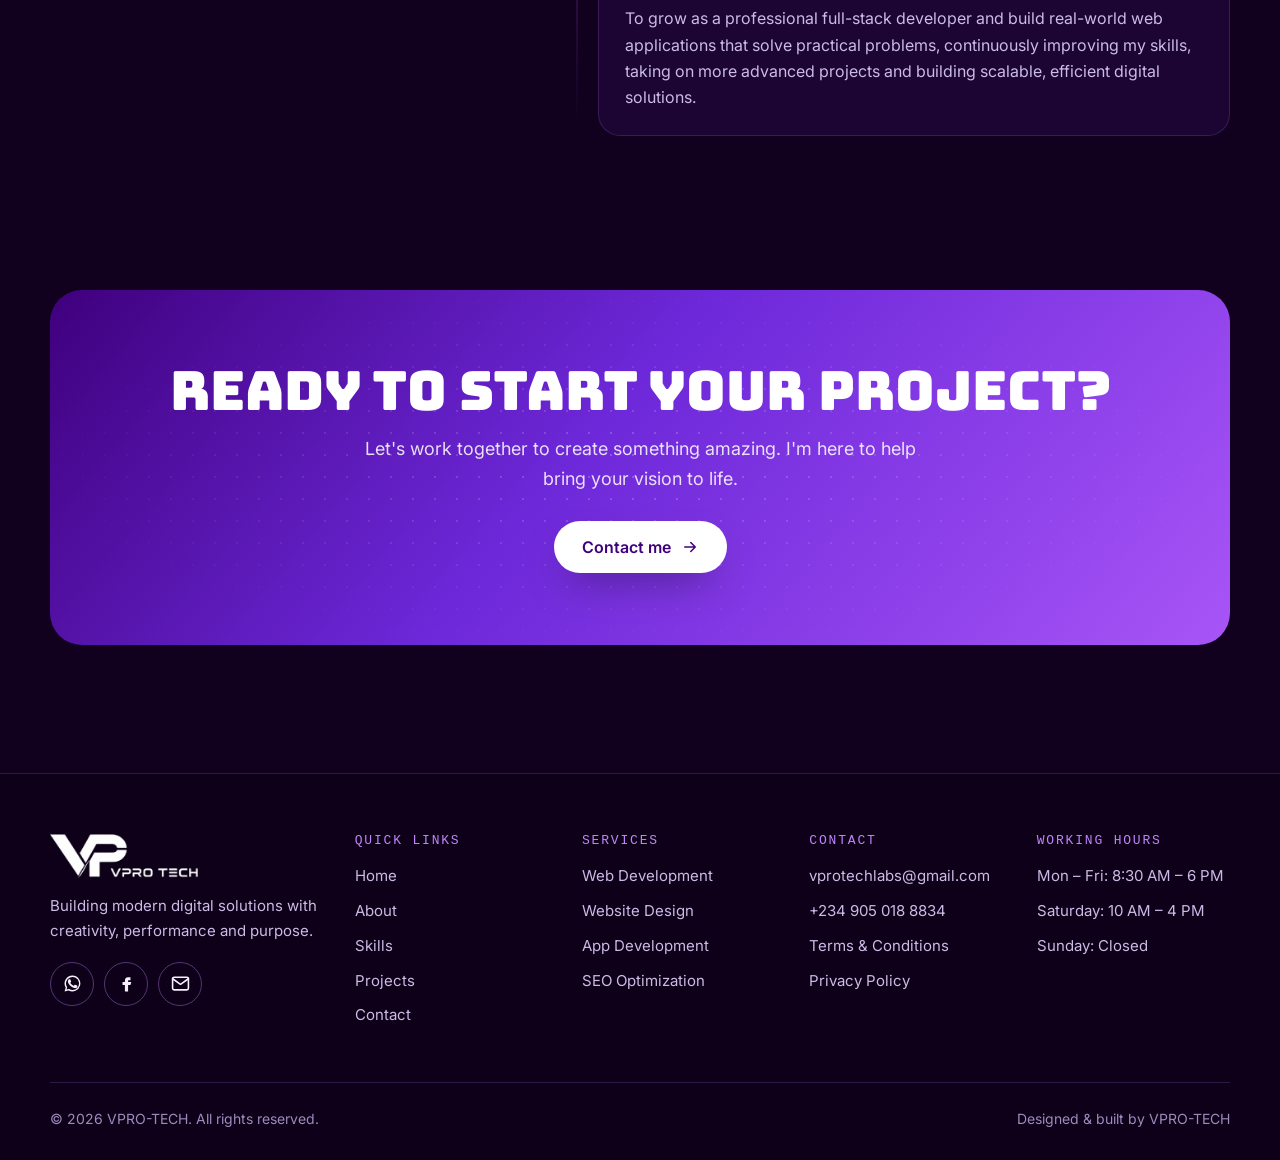
<file: about.html>
<!DOCTYPE html>
<html lang="en">
<head>
<script async src="https://www.googletagmanager.com/gtag/js?id=G-YV8QT9W566"></script>
<script>window.dataLayer=window.dataLayer||[];function gtag(){dataLayer.push(arguments);}gtag('js',new Date());gtag('config','G-YV8QT9W566');</script>
<meta charset="UTF-8">
<meta name="viewport" content="width=device-width, initial-scale=1">
<meta name="google-site-verification" content="wfZUfi6pA0INEGPKWK-PobmfECgV49cNLSBhYSva0JM">
<title>About | VPRO-TECH</title>
<meta name="description" content="Meet the full-stack developer behind VPRO-TECH: education, training and goals.">
<meta name="theme-color" content="#12001f">
<link rel="canonical" href="https://vprotechlabs.vercel.app/about.html">
<meta property="og:type" content="website">
<meta property="og:title" content="About | VPRO-TECH">
<meta property="og:description" content="Meet the full-stack developer behind VPRO-TECH: education, training and goals.">
<meta property="og:image" content="https://vprotechlabs.vercel.app/photos/lg.png">
<meta property="og:url" content="https://vprotechlabs.vercel.app/about.html">
<meta name="twitter:card" content="summary_large_image">
<link rel="icon" href="photos/lo.ico">
<link rel="preconnect" href="https://fonts.googleapis.com">
<link rel="preconnect" href="https://fonts.gstatic.com" crossorigin>
<link href="https://fonts.googleapis.com/css2?family=Bungee&family=Inter:wght@400;500;600;700&display=swap" rel="stylesheet">
<link rel="stylesheet" href="style.css">
</head><body>
<div class="loader" aria-hidden="true"><div><img src="photos/logo-white.webp" alt=""><div class="bar"><i></i></div></div></div>
<div class="scroll-progress" aria-hidden="true"></div>
<div class="ambient" aria-hidden="true"><div class="orb a"></div><div class="orb b"></div><div class="orb c"></div></div>
<header class="nav">
  <div class="wrap">
    <a class="brand" href="index.html" aria-label="VPRO-TECH home"><img class="logo-dark" src="photos/logo-white.webp" alt="VPRO-TECH" width="135" height="40"><img class="logo-light" src="photos/logo-purple.webp" alt="VPRO-TECH" width="100" height="30"></a>
    <nav class="nav-links" aria-label="Main"><a href="index.html">Home</a><a href="index.html#services">Services</a><a href="index.html#projects">Projects</a><a href="about.html" class="active" aria-current="page">About</a><a href="contact.html">Contact</a></nav>
    <div class="nav-actions">
      <button class="icon-btn theme" type="button" aria-label="Switch to light mode"><svg class="sun" viewBox="0 0 24 24" fill="none" stroke="currentColor" stroke-width="2" stroke-linecap="round" stroke-linejoin="round" aria-hidden="true"><circle cx="12" cy="12" r="4"/><path d="M12 2v2M12 20v2M4.9 4.9l1.4 1.4M17.7 17.7l1.4 1.4M2 12h2M20 12h2M4.9 19.1l1.4-1.4M17.7 6.3l1.4-1.4"/></svg><svg class="moon" viewBox="0 0 24 24" fill="none" stroke="currentColor" stroke-width="2" stroke-linecap="round" stroke-linejoin="round" aria-hidden="true"><path d="M21 12.8A9 9 0 1 1 11.2 3a7 7 0 0 0 9.8 9.8Z"/></svg></button>
      <a class="btn" href="contact.html">Start a project</a>
      <button class="icon-btn burger" type="button" aria-label="Menu" aria-expanded="false"><i></i><i></i><i></i></button>
    </div>
  </div>
</header>
<main>
<section class="page-head"><div class="wrap">
  <span class="eyebrow fade-up">About me</span>
  <h1 class="fade-up d1">My name is <span class="grad-text">Ebiaguanye Victorious Iroseyike</span></h1>
  <p class="fade-up d2">I'm a full-stack developer focused on building modern, responsive and user-friendly web applications. I enjoy turning ideas into real digital products with clean design and strong functionality.</p>
</div></section>

<section class="section" style="padding-top:30px"><div class="wrap bio">
  <div class="photo reveal left"><img src="photos/portrait.webp" alt="Ebiaguanye Victorious Iroseyike" width="760" height="1009"></div>
  <div>
    <div class="reveal">
      <h2>Complete web solutions, <span class="grad-text">front to back</span></h2>
      <p>I specialise in building complete web solutions, working across both the <span class="hl">front end</span> and the <span class="hl">back end</span> to deliver smooth and efficient user experiences.</p>
    </div>
    <div class="stats"><div class="stat reveal" style="--d:0.0s"><strong data-count="10" data-suffix="+">0+</strong><span>Projects completed</span></div><div class="stat reveal" style="--d:0.08s"><strong data-count="5" data-suffix="+">0+</strong><span>Happy clients</span></div><div class="stat reveal" style="--d:0.16s"><strong data-count="3" data-suffix="+">0+</strong><span>Years experience</span></div><div class="stat reveal" style="--d:0.24s"><strong data-count="100" data-suffix="%">0%</strong><span>Client satisfaction</span></div></div>
    <div class="timeline">
      <div class="item reveal"><div class="card"><span class="k">Education</span><h3><svg viewBox="0 0 24 24" fill="none" stroke="currentColor" stroke-width="2" stroke-linecap="round" stroke-linejoin="round" aria-hidden="true"><path d="M22 10 12 5 2 10l10 5 10-5Z"/><path d="M6 12v5c3 3 9 3 12 0v-5"/></svg> Auchi Polytechnic, Auchi</h3><p>I'm currently an ND 2 final-year student, building a strong foundation in computer and software-related studies.</p></div></div>
      <div class="item reveal"><div class="card"><span class="k">Training</span><h3><svg viewBox="0 0 24 24" fill="none" stroke="currentColor" stroke-width="2" stroke-linecap="round" stroke-linejoin="round" aria-hidden="true"><path d="m16 18 6-6-6-6M8 6l-6 6 6 6"/></svg> Full-Stack Web Development, SOFT-PRO IT FIRM</h3><p>Alongside my studies I completed a professional certification in full-stack web development, gaining hands-on experience with <span class="hl">HTML, CSS, JavaScript</span> and back-end fundamentals, applied to real practice projects.</p></div></div>
      <div class="item reveal"><div class="card"><span class="k">Experience</span><h3><svg viewBox="0 0 24 24" fill="none" stroke="currentColor" stroke-width="2" stroke-linecap="round" stroke-linejoin="round" aria-hidden="true"><path d="M4.5 16.5c-1.5 1.3-2 5-2 5s3.7-.5 5-2c.7-.8.7-2.1-.1-2.9a2.2 2.2 0 0 0-2.9-.1Z"/><path d="m12 15-3-3a22 22 0 0 1 2-3.9A12.9 12.9 0 0 1 22 2c0 2.7-.8 7.5-6 11a22.4 22.4 0 0 1-4 2Z"/><path d="M9 12H4s.6-3 2-4c1.6-1.1 5 0 5 0M12 15v5s3-.6 4-2c1.1-1.6 0-5 0-5"/></svg> Learning by building</h3><p>Through consistent practice and project-based learning, I learned to structure responsive interfaces, implement interactive features and understand how front-end and back-end systems connect in real applications.</p></div></div>
      <div class="item reveal"><div class="card"><span class="k">Goal</span><h3><svg viewBox="0 0 24 24" fill="none" stroke="currentColor" stroke-width="2" stroke-linecap="round" stroke-linejoin="round" aria-hidden="true"><circle cx="12" cy="12" r="10"/><circle cx="12" cy="12" r="6"/><circle cx="12" cy="12" r="2"/></svg> Where I'm heading</h3><p>To grow as a professional full-stack developer and build real-world web applications that solve practical problems, continuously improving my skills, taking on more advanced projects and building scalable, efficient digital solutions.</p></div></div>
    </div>
  </div>
</div></section>
<section class="section" style="padding-top:0"><div class="wrap"><div class="cta-band reveal zoom">
<h2>Ready to start your project?</h2><p>Let's work together to create something amazing. I'm here to help bring your vision to life.</p><a class="btn" href="contact.html">Contact me <svg viewBox="0 0 24 24" fill="none" stroke="currentColor" stroke-width="2" stroke-linecap="round" stroke-linejoin="round" aria-hidden="true"><path d="M5 12h14M13 6l6 6-6 6"/></svg></a></div></div></section></main>
<footer class="footer">
  <div class="wrap">
    <div class="footer-grid">
      <div>
        <a class="brand" href="index.html"><img class="logo-dark" src="photos/logo-white.webp" alt="VPRO-TECH" width="150" height="44"><img class="logo-light" src="photos/logo-purple.webp" alt="VPRO-TECH" width="110" height="33"></a>
        <p>Building modern digital solutions with creativity, performance and purpose.</p>
        <div class="socials">
          <a href="https://wa.me/message/3MCHQLN3LTTCP1" aria-label="WhatsApp" target="_blank" rel="noopener"><svg viewBox="0 0 24 24" fill="currentColor" aria-hidden="true"><path d="M17.5 14.4c-.3-.1-1.7-.8-2-.9-.3-.1-.5-.1-.7.1-.2.3-.8.9-.9 1.1-.2.2-.3.2-.6.1-.3-.1-1.2-.5-2.3-1.4-.9-.8-1.4-1.7-1.6-2-.2-.3 0-.5.1-.6l.4-.5c.2-.2.2-.3.3-.5.1-.2 0-.4 0-.5l-.9-2.2c-.2-.6-.5-.5-.7-.5h-.6c-.2 0-.5.1-.8.4-.3.3-1 1-1 2.5s1.1 2.9 1.2 3.1c.1.2 2.1 3.2 5.1 4.5.7.3 1.3.5 1.7.6.7.2 1.4.2 1.9.1.6-.1 1.7-.7 2-1.4.2-.7.2-1.3.2-1.4-.1-.1-.3-.2-.6-.3ZM12 2a10 10 0 0 0-8.6 15.1L2 22l5-1.3A10 10 0 1 0 12 2Zm0 18.2a8.2 8.2 0 0 1-4.2-1.2l-.3-.2-3 .8.8-2.9-.2-.3A8.2 8.2 0 1 1 12 20.2Z"/></svg></a>
          <a href="https://www.facebook.com/profile.php?id=61591227853410" aria-label="Facebook" target="_blank" rel="noopener"><svg viewBox="0 0 24 24" fill="currentColor" aria-hidden="true"><path d="M14 8h3V4h-3c-2.8 0-4 1.7-4 4.2V10H7v4h3v8h4v-8h3l1-4h-4V8.5c0-.3.2-.5.5-.5Z"/></svg></a>
          <a href="mailto:vprotechlabs@gmail.com" aria-label="Email"><svg viewBox="0 0 24 24" fill="none" stroke="currentColor" stroke-width="2" stroke-linecap="round" stroke-linejoin="round" aria-hidden="true"><rect x="2" y="4" width="20" height="16" rx="2"/><path d="m22 6-10 7L2 6"/></svg></a>
        </div>
      </div>
      <div><h4>Quick links</h4><ul><li><a href="index.html">Home</a></li><li><a href="about.html">About</a></li><li><a href="index.html#skills">Skills</a></li><li><a href="index.html#projects">Projects</a></li><li><a href="contact.html">Contact</a></li></ul></div>
      <div><h4>Services</h4><ul><li><a href="index.html#services">Web Development</a></li><li><a href="index.html#services">Website Design</a></li><li><a href="index.html#services">App Development</a></li><li><a href="index.html#services">SEO Optimization</a></li></ul></div>
      <div><h4>Contact</h4><ul><li><a href="mailto:vprotechlabs@gmail.com">vprotechlabs@gmail.com</a></li><li><a href="tel:+2349050188834">+234 905 018 8834</a></li><li><a href="terms.html">Terms &amp; Conditions</a></li><li><a href="privacy.html">Privacy Policy</a></li></ul></div>
      <div><h4>Working hours</h4><ul><li>Mon – Fri: 8:30 AM – 6 PM</li><li>Saturday: 10 AM – 4 PM</li><li>Sunday: Closed</li></ul></div>
    </div>
    <div class="footer-bottom"><span>© <span data-year>2026</span> VPRO-TECH. All rights reserved.</span><span>Designed &amp; built by VPRO-TECH</span></div>
  </div>
</footer>
<button class="to-top" type="button" aria-label="Back to top"><svg viewBox="0 0 24 24" fill="none" stroke="currentColor" stroke-width="2" stroke-linecap="round" stroke-linejoin="round" aria-hidden="true"><path d="M12 19V5M6 11l6-6 6 6"/></svg></button>
<script src="index.js"></script>
</body>
</html>
</file>
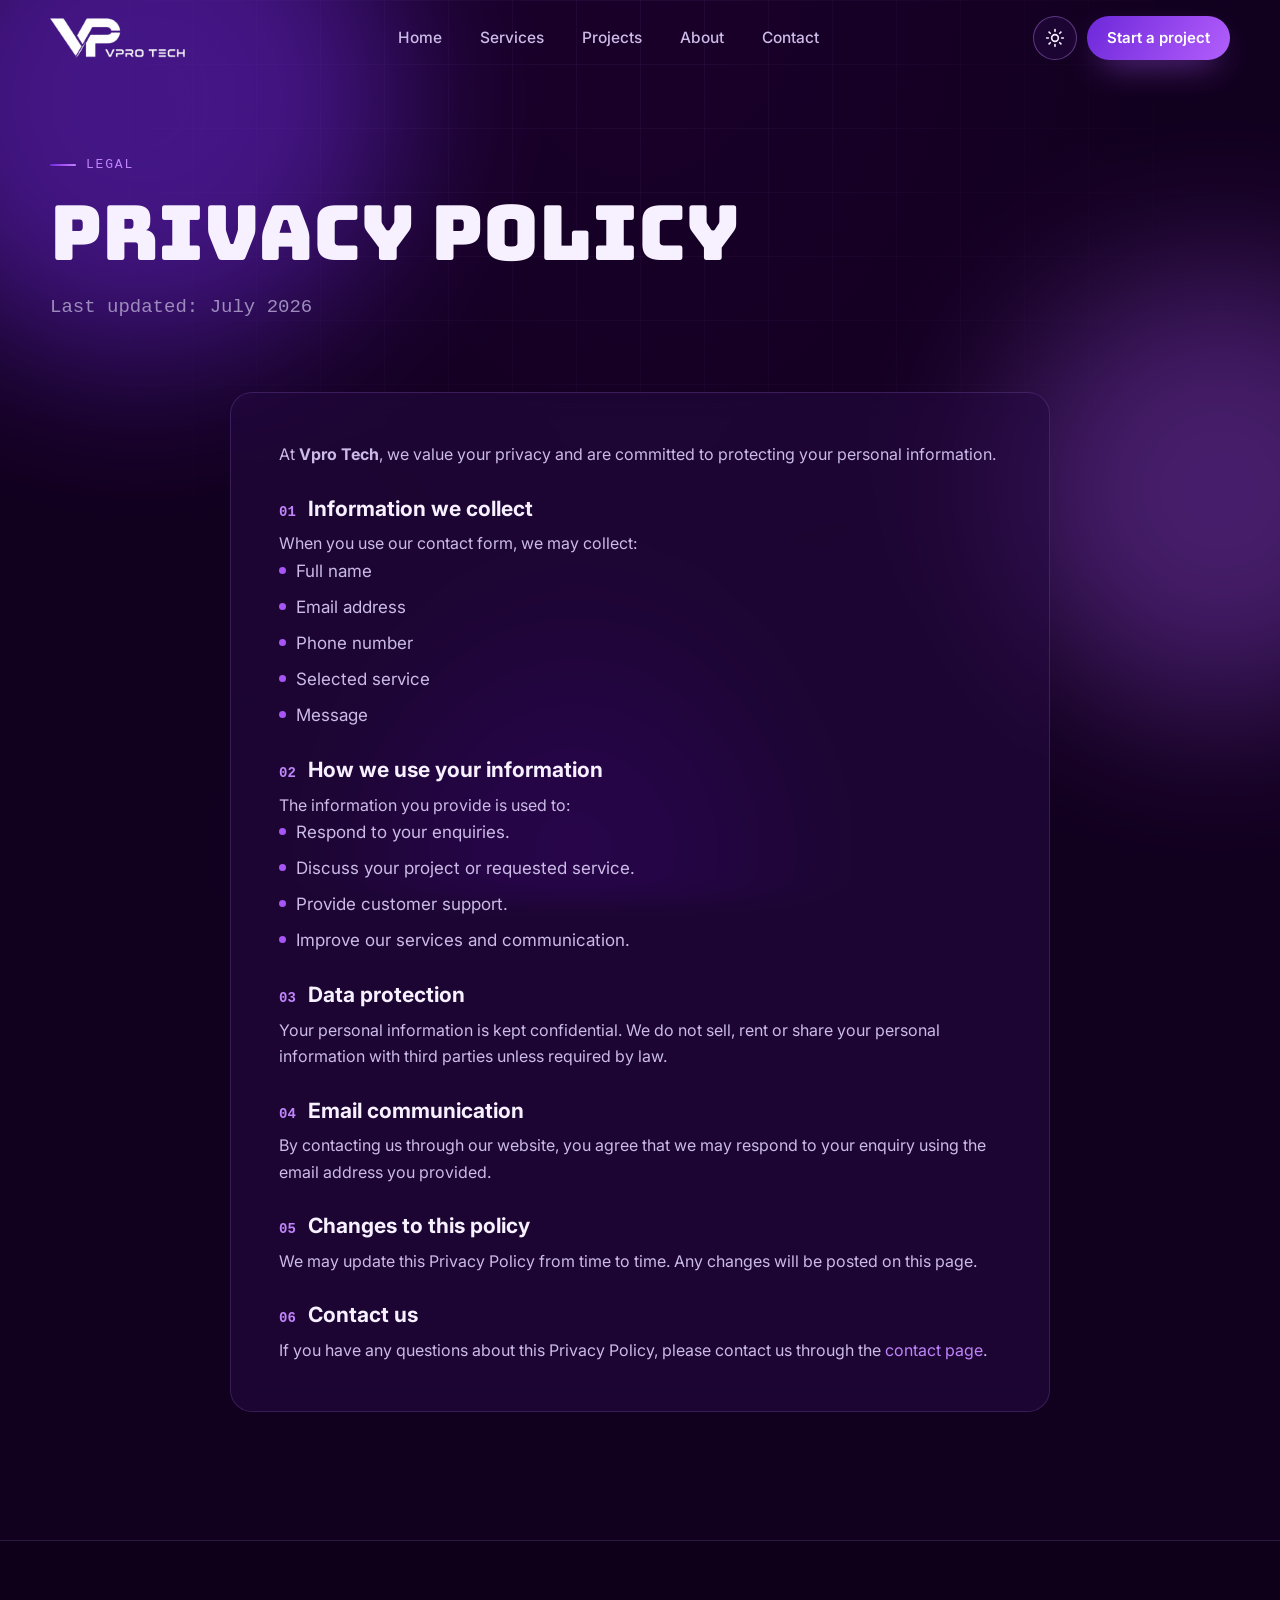
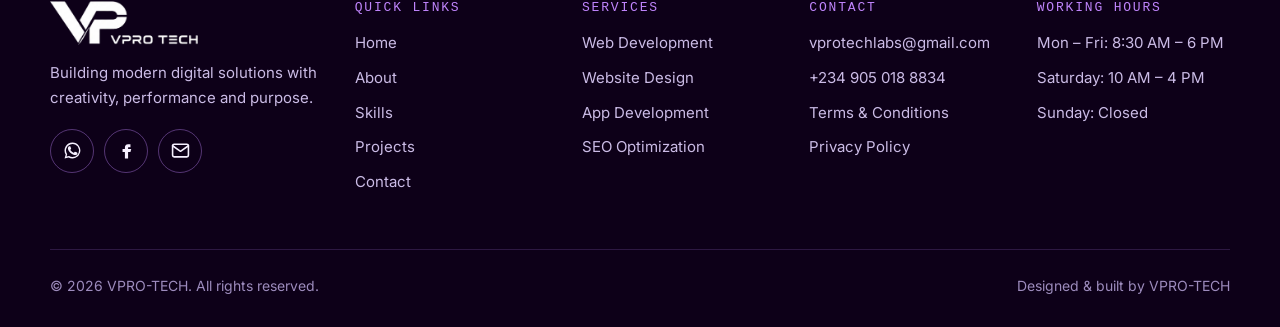
<file: privacy.html>
<!DOCTYPE html>
<html lang="en">
<head>
<script async src="https://www.googletagmanager.com/gtag/js?id=G-YV8QT9W566"></script>
<script>window.dataLayer=window.dataLayer||[];function gtag(){dataLayer.push(arguments);}gtag('js',new Date());gtag('config','G-YV8QT9W566');</script>
<meta charset="UTF-8">
<meta name="viewport" content="width=device-width, initial-scale=1">
<meta name="google-site-verification" content="wfZUfi6pA0INEGPKWK-PobmfECgV49cNLSBhYSva0JM">
<title>Privacy Policy | VPRO-TECH</title>
<meta name="description" content="How VPRO-TECH collects and uses the information you send through this website.">
<meta name="theme-color" content="#12001f">
<link rel="canonical" href="https://vprotechlabs.vercel.app/privacy.html">
<meta property="og:type" content="website">
<meta property="og:title" content="Privacy Policy | VPRO-TECH">
<meta property="og:description" content="How VPRO-TECH collects and uses the information you send through this website.">
<meta property="og:image" content="https://vprotechlabs.vercel.app/photos/lg.png">
<meta property="og:url" content="https://vprotechlabs.vercel.app/privacy.html">
<meta name="twitter:card" content="summary_large_image">
<link rel="icon" href="photos/lo.ico">
<link rel="preconnect" href="https://fonts.googleapis.com">
<link rel="preconnect" href="https://fonts.gstatic.com" crossorigin>
<link href="https://fonts.googleapis.com/css2?family=Bungee&family=Inter:wght@400;500;600;700&display=swap" rel="stylesheet">
<link rel="stylesheet" href="style.css">
</head><body>
<div class="loader" aria-hidden="true"><div><img src="photos/logo-white.webp" alt=""><div class="bar"><i></i></div></div></div>
<div class="scroll-progress" aria-hidden="true"></div>
<div class="ambient" aria-hidden="true"><div class="orb a"></div><div class="orb b"></div><div class="orb c"></div></div>
<header class="nav">
  <div class="wrap">
    <a class="brand" href="index.html" aria-label="VPRO-TECH home"><img class="logo-dark" src="photos/logo-white.webp" alt="VPRO-TECH" width="135" height="40"><img class="logo-light" src="photos/logo-purple.webp" alt="VPRO-TECH" width="100" height="30"></a>
    <nav class="nav-links" aria-label="Main"><a href="index.html">Home</a><a href="index.html#services">Services</a><a href="index.html#projects">Projects</a><a href="about.html">About</a><a href="contact.html">Contact</a></nav>
    <div class="nav-actions">
      <button class="icon-btn theme" type="button" aria-label="Switch to light mode"><svg class="sun" viewBox="0 0 24 24" fill="none" stroke="currentColor" stroke-width="2" stroke-linecap="round" stroke-linejoin="round" aria-hidden="true"><circle cx="12" cy="12" r="4"/><path d="M12 2v2M12 20v2M4.9 4.9l1.4 1.4M17.7 17.7l1.4 1.4M2 12h2M20 12h2M4.9 19.1l1.4-1.4M17.7 6.3l1.4-1.4"/></svg><svg class="moon" viewBox="0 0 24 24" fill="none" stroke="currentColor" stroke-width="2" stroke-linecap="round" stroke-linejoin="round" aria-hidden="true"><path d="M21 12.8A9 9 0 1 1 11.2 3a7 7 0 0 0 9.8 9.8Z"/></svg></button>
      <a class="btn" href="contact.html">Start a project</a>
      <button class="icon-btn burger" type="button" aria-label="Menu" aria-expanded="false"><i></i><i></i><i></i></button>
    </div>
  </div>
</header>
<main>
<section class="page-head"><div class="wrap">
  <span class="eyebrow fade-up">Legal</span>
  <h1 class="fade-up d1">Privacy Policy</h1>
  <p class="updated fade-up d2">Last updated: July 2026</p>
</div></section>
<section class="section" style="padding-top:20px"><div class="wrap legal"><div class="card reveal">
<p>At <strong>Vpro Tech</strong>, we value your privacy and are committed to protecting your personal information.</p><h2><span>01</span>Information we collect</h2><p>When you use our contact form, we may collect:</p><ul><li>Full name</li><li>Email address</li><li>Phone number</li><li>Selected service</li><li>Message</li></ul><h2><span>02</span>How we use your information</h2><p>The information you provide is used to:</p><ul><li>Respond to your enquiries.</li><li>Discuss your project or requested service.</li><li>Provide customer support.</li><li>Improve our services and communication.</li></ul><h2><span>03</span>Data protection</h2><p>Your personal information is kept confidential. We do not sell, rent or share your personal information with third parties unless required by law.</p><h2><span>04</span>Email communication</h2><p>By contacting us through our website, you agree that we may respond to your enquiry using the email address you provided.</p><h2><span>05</span>Changes to this policy</h2><p>We may update this Privacy Policy from time to time. Any changes will be posted on this page.</p><h2><span>06</span>Contact us</h2><p>If you have any questions about this Privacy Policy, please contact us through the <a href="contact.html" style="color:var(--lilac)">contact page</a>.</p>
</div></div></section>
</main>
<footer class="footer">
  <div class="wrap">
    <div class="footer-grid">
      <div>
        <a class="brand" href="index.html"><img class="logo-dark" src="photos/logo-white.webp" alt="VPRO-TECH" width="150" height="44"><img class="logo-light" src="photos/logo-purple.webp" alt="VPRO-TECH" width="110" height="33"></a>
        <p>Building modern digital solutions with creativity, performance and purpose.</p>
        <div class="socials">
          <a href="https://wa.me/message/3MCHQLN3LTTCP1" aria-label="WhatsApp" target="_blank" rel="noopener"><svg viewBox="0 0 24 24" fill="currentColor" aria-hidden="true"><path d="M17.5 14.4c-.3-.1-1.7-.8-2-.9-.3-.1-.5-.1-.7.1-.2.3-.8.9-.9 1.1-.2.2-.3.2-.6.1-.3-.1-1.2-.5-2.3-1.4-.9-.8-1.4-1.7-1.6-2-.2-.3 0-.5.1-.6l.4-.5c.2-.2.2-.3.3-.5.1-.2 0-.4 0-.5l-.9-2.2c-.2-.6-.5-.5-.7-.5h-.6c-.2 0-.5.1-.8.4-.3.3-1 1-1 2.5s1.1 2.9 1.2 3.1c.1.2 2.1 3.2 5.1 4.5.7.3 1.3.5 1.7.6.7.2 1.4.2 1.9.1.6-.1 1.7-.7 2-1.4.2-.7.2-1.3.2-1.4-.1-.1-.3-.2-.6-.3ZM12 2a10 10 0 0 0-8.6 15.1L2 22l5-1.3A10 10 0 1 0 12 2Zm0 18.2a8.2 8.2 0 0 1-4.2-1.2l-.3-.2-3 .8.8-2.9-.2-.3A8.2 8.2 0 1 1 12 20.2Z"/></svg></a>
          <a href="https://www.facebook.com/profile.php?id=61591227853410" aria-label="Facebook" target="_blank" rel="noopener"><svg viewBox="0 0 24 24" fill="currentColor" aria-hidden="true"><path d="M14 8h3V4h-3c-2.8 0-4 1.7-4 4.2V10H7v4h3v8h4v-8h3l1-4h-4V8.5c0-.3.2-.5.5-.5Z"/></svg></a>
          <a href="mailto:vprotechlabs@gmail.com" aria-label="Email"><svg viewBox="0 0 24 24" fill="none" stroke="currentColor" stroke-width="2" stroke-linecap="round" stroke-linejoin="round" aria-hidden="true"><rect x="2" y="4" width="20" height="16" rx="2"/><path d="m22 6-10 7L2 6"/></svg></a>
        </div>
      </div>
      <div><h4>Quick links</h4><ul><li><a href="index.html">Home</a></li><li><a href="about.html">About</a></li><li><a href="index.html#skills">Skills</a></li><li><a href="index.html#projects">Projects</a></li><li><a href="contact.html">Contact</a></li></ul></div>
      <div><h4>Services</h4><ul><li><a href="index.html#services">Web Development</a></li><li><a href="index.html#services">Website Design</a></li><li><a href="index.html#services">App Development</a></li><li><a href="index.html#services">SEO Optimization</a></li></ul></div>
      <div><h4>Contact</h4><ul><li><a href="mailto:vprotechlabs@gmail.com">vprotechlabs@gmail.com</a></li><li><a href="tel:+2349050188834">+234 905 018 8834</a></li><li><a href="terms.html">Terms &amp; Conditions</a></li><li><a href="privacy.html">Privacy Policy</a></li></ul></div>
      <div><h4>Working hours</h4><ul><li>Mon – Fri: 8:30 AM – 6 PM</li><li>Saturday: 10 AM – 4 PM</li><li>Sunday: Closed</li></ul></div>
    </div>
    <div class="footer-bottom"><span>© <span data-year>2026</span> VPRO-TECH. All rights reserved.</span><span>Designed &amp; built by VPRO-TECH</span></div>
  </div>
</footer>
<button class="to-top" type="button" aria-label="Back to top"><svg viewBox="0 0 24 24" fill="none" stroke="currentColor" stroke-width="2" stroke-linecap="round" stroke-linejoin="round" aria-hidden="true"><path d="M12 19V5M6 11l6-6 6 6"/></svg></button>
<script src="index.js"></script>
</body>
</html>
</file>
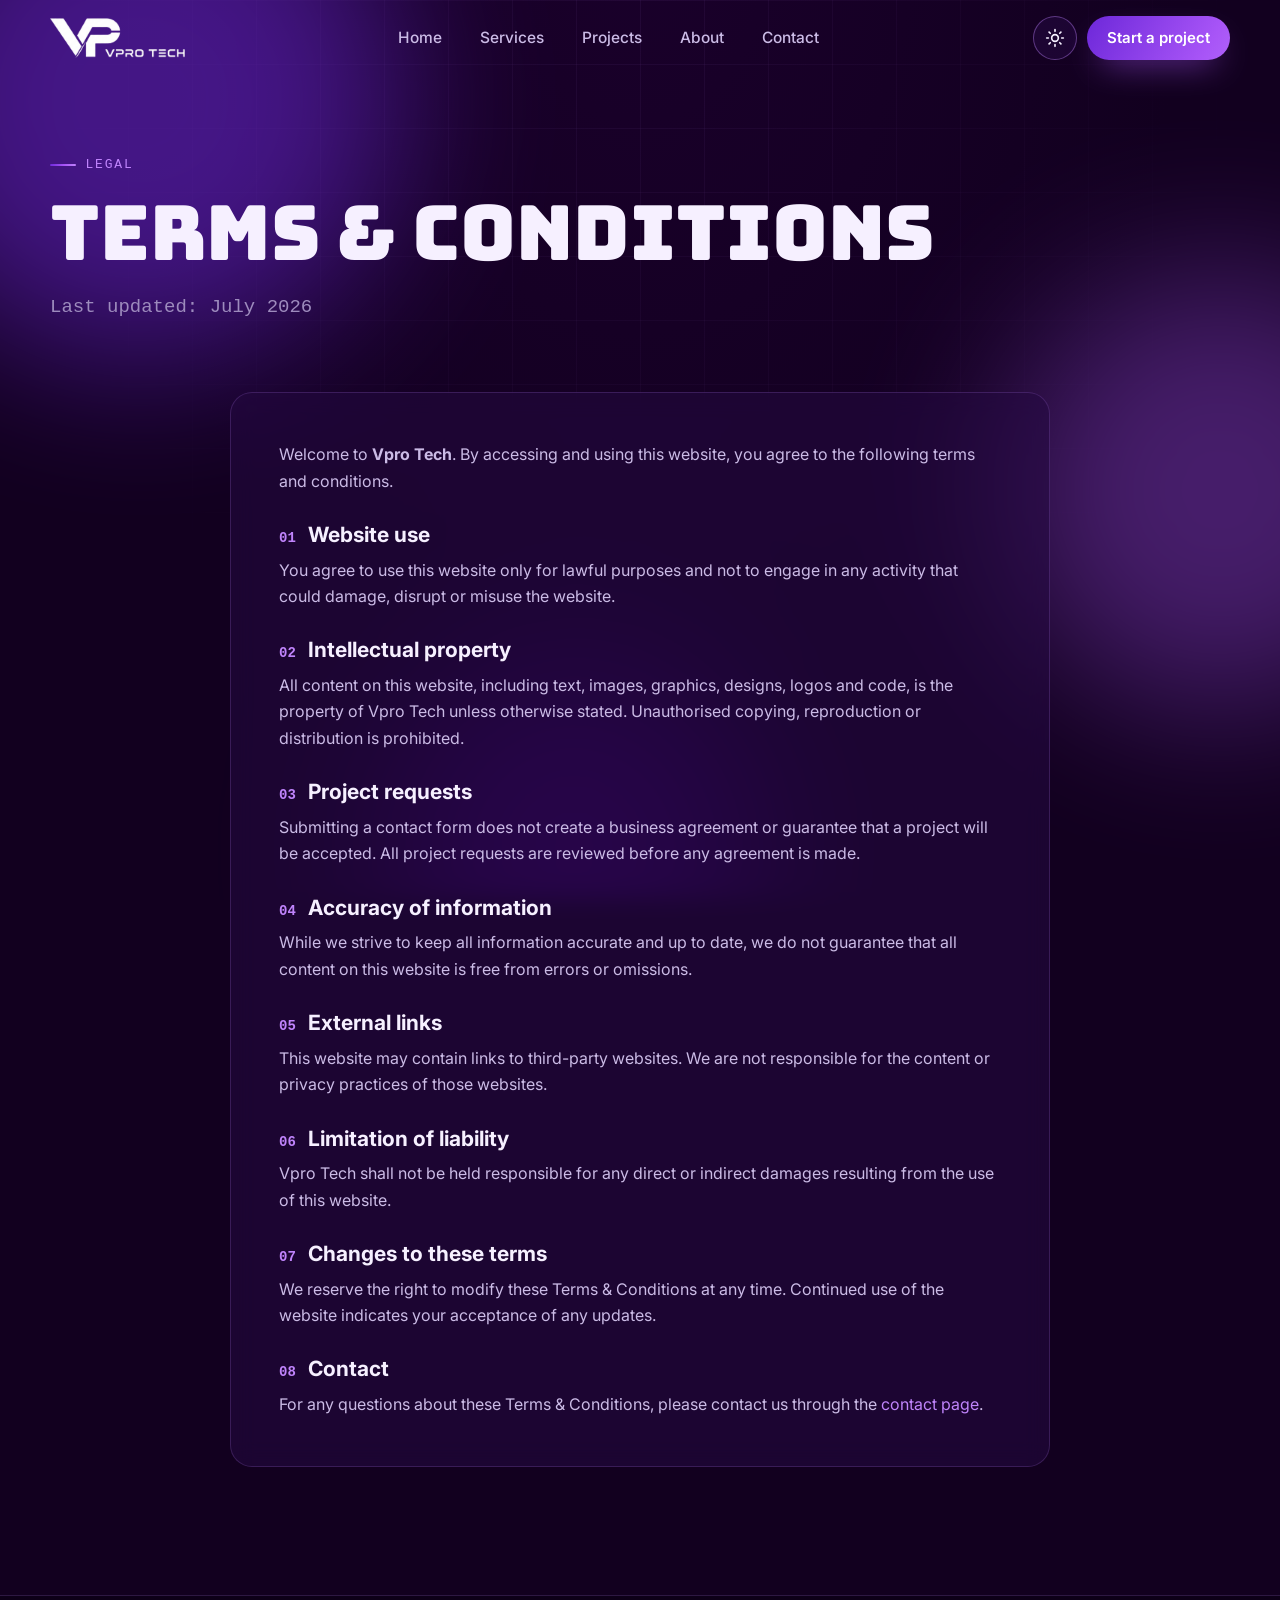
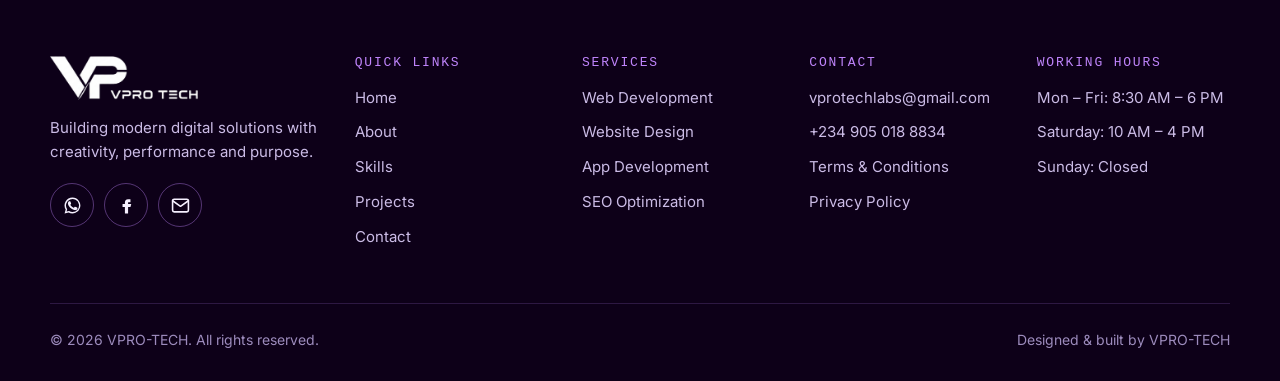
<file: terms.html>
<!DOCTYPE html>
<html lang="en">
<head>
<script async src="https://www.googletagmanager.com/gtag/js?id=G-YV8QT9W566"></script>
<script>window.dataLayer=window.dataLayer||[];function gtag(){dataLayer.push(arguments);}gtag('js',new Date());gtag('config','G-YV8QT9W566');</script>
<meta charset="UTF-8">
<meta name="viewport" content="width=device-width, initial-scale=1">
<meta name="google-site-verification" content="wfZUfi6pA0INEGPKWK-PobmfECgV49cNLSBhYSva0JM">
<title>Terms &amp; Conditions | VPRO-TECH</title>
<meta name="description" content="The terms for using the VPRO-TECH website.">
<meta name="theme-color" content="#12001f">
<link rel="canonical" href="https://vprotechlabs.vercel.app/terms.html">
<meta property="og:type" content="website">
<meta property="og:title" content="Terms &amp; Conditions | VPRO-TECH">
<meta property="og:description" content="The terms for using the VPRO-TECH website.">
<meta property="og:image" content="https://vprotechlabs.vercel.app/photos/lg.png">
<meta property="og:url" content="https://vprotechlabs.vercel.app/terms.html">
<meta name="twitter:card" content="summary_large_image">
<link rel="icon" href="photos/lo.ico">
<link rel="preconnect" href="https://fonts.googleapis.com">
<link rel="preconnect" href="https://fonts.gstatic.com" crossorigin>
<link href="https://fonts.googleapis.com/css2?family=Bungee&family=Inter:wght@400;500;600;700&display=swap" rel="stylesheet">
<link rel="stylesheet" href="style.css">
</head><body>
<div class="loader" aria-hidden="true"><div><img src="photos/logo-white.webp" alt=""><div class="bar"><i></i></div></div></div>
<div class="scroll-progress" aria-hidden="true"></div>
<div class="ambient" aria-hidden="true"><div class="orb a"></div><div class="orb b"></div><div class="orb c"></div></div>
<header class="nav">
  <div class="wrap">
    <a class="brand" href="index.html" aria-label="VPRO-TECH home"><img class="logo-dark" src="photos/logo-white.webp" alt="VPRO-TECH" width="135" height="40"><img class="logo-light" src="photos/logo-purple.webp" alt="VPRO-TECH" width="100" height="30"></a>
    <nav class="nav-links" aria-label="Main"><a href="index.html">Home</a><a href="index.html#services">Services</a><a href="index.html#projects">Projects</a><a href="about.html">About</a><a href="contact.html">Contact</a></nav>
    <div class="nav-actions">
      <button class="icon-btn theme" type="button" aria-label="Switch to light mode"><svg class="sun" viewBox="0 0 24 24" fill="none" stroke="currentColor" stroke-width="2" stroke-linecap="round" stroke-linejoin="round" aria-hidden="true"><circle cx="12" cy="12" r="4"/><path d="M12 2v2M12 20v2M4.9 4.9l1.4 1.4M17.7 17.7l1.4 1.4M2 12h2M20 12h2M4.9 19.1l1.4-1.4M17.7 6.3l1.4-1.4"/></svg><svg class="moon" viewBox="0 0 24 24" fill="none" stroke="currentColor" stroke-width="2" stroke-linecap="round" stroke-linejoin="round" aria-hidden="true"><path d="M21 12.8A9 9 0 1 1 11.2 3a7 7 0 0 0 9.8 9.8Z"/></svg></button>
      <a class="btn" href="contact.html">Start a project</a>
      <button class="icon-btn burger" type="button" aria-label="Menu" aria-expanded="false"><i></i><i></i><i></i></button>
    </div>
  </div>
</header>
<main>
<section class="page-head"><div class="wrap">
  <span class="eyebrow fade-up">Legal</span>
  <h1 class="fade-up d1">Terms &amp; Conditions</h1>
  <p class="updated fade-up d2">Last updated: July 2026</p>
</div></section>
<section class="section" style="padding-top:20px"><div class="wrap legal"><div class="card reveal">
<p>Welcome to <strong>Vpro Tech</strong>. By accessing and using this website, you agree to the following terms and conditions.</p><h2><span>01</span>Website use</h2><p>You agree to use this website only for lawful purposes and not to engage in any activity that could damage, disrupt or misuse the website.</p><h2><span>02</span>Intellectual property</h2><p>All content on this website, including text, images, graphics, designs, logos and code, is the property of Vpro Tech unless otherwise stated. Unauthorised copying, reproduction or distribution is prohibited.</p><h2><span>03</span>Project requests</h2><p>Submitting a contact form does not create a business agreement or guarantee that a project will be accepted. All project requests are reviewed before any agreement is made.</p><h2><span>04</span>Accuracy of information</h2><p>While we strive to keep all information accurate and up to date, we do not guarantee that all content on this website is free from errors or omissions.</p><h2><span>05</span>External links</h2><p>This website may contain links to third-party websites. We are not responsible for the content or privacy practices of those websites.</p><h2><span>06</span>Limitation of liability</h2><p>Vpro Tech shall not be held responsible for any direct or indirect damages resulting from the use of this website.</p><h2><span>07</span>Changes to these terms</h2><p>We reserve the right to modify these Terms &amp; Conditions at any time. Continued use of the website indicates your acceptance of any updates.</p><h2><span>08</span>Contact</h2><p>For any questions about these Terms &amp; Conditions, please contact us through the <a href="contact.html" style="color:var(--lilac)">contact page</a>.</p>
</div></div></section>
</main>
<footer class="footer">
  <div class="wrap">
    <div class="footer-grid">
      <div>
        <a class="brand" href="index.html"><img class="logo-dark" src="photos/logo-white.webp" alt="VPRO-TECH" width="150" height="44"><img class="logo-light" src="photos/logo-purple.webp" alt="VPRO-TECH" width="110" height="33"></a>
        <p>Building modern digital solutions with creativity, performance and purpose.</p>
        <div class="socials">
          <a href="https://wa.me/message/3MCHQLN3LTTCP1" aria-label="WhatsApp" target="_blank" rel="noopener"><svg viewBox="0 0 24 24" fill="currentColor" aria-hidden="true"><path d="M17.5 14.4c-.3-.1-1.7-.8-2-.9-.3-.1-.5-.1-.7.1-.2.3-.8.9-.9 1.1-.2.2-.3.2-.6.1-.3-.1-1.2-.5-2.3-1.4-.9-.8-1.4-1.7-1.6-2-.2-.3 0-.5.1-.6l.4-.5c.2-.2.2-.3.3-.5.1-.2 0-.4 0-.5l-.9-2.2c-.2-.6-.5-.5-.7-.5h-.6c-.2 0-.5.1-.8.4-.3.3-1 1-1 2.5s1.1 2.9 1.2 3.1c.1.2 2.1 3.2 5.1 4.5.7.3 1.3.5 1.7.6.7.2 1.4.2 1.9.1.6-.1 1.7-.7 2-1.4.2-.7.2-1.3.2-1.4-.1-.1-.3-.2-.6-.3ZM12 2a10 10 0 0 0-8.6 15.1L2 22l5-1.3A10 10 0 1 0 12 2Zm0 18.2a8.2 8.2 0 0 1-4.2-1.2l-.3-.2-3 .8.8-2.9-.2-.3A8.2 8.2 0 1 1 12 20.2Z"/></svg></a>
          <a href="https://www.facebook.com/profile.php?id=61591227853410" aria-label="Facebook" target="_blank" rel="noopener"><svg viewBox="0 0 24 24" fill="currentColor" aria-hidden="true"><path d="M14 8h3V4h-3c-2.8 0-4 1.7-4 4.2V10H7v4h3v8h4v-8h3l1-4h-4V8.5c0-.3.2-.5.5-.5Z"/></svg></a>
          <a href="mailto:vprotechlabs@gmail.com" aria-label="Email"><svg viewBox="0 0 24 24" fill="none" stroke="currentColor" stroke-width="2" stroke-linecap="round" stroke-linejoin="round" aria-hidden="true"><rect x="2" y="4" width="20" height="16" rx="2"/><path d="m22 6-10 7L2 6"/></svg></a>
        </div>
      </div>
      <div><h4>Quick links</h4><ul><li><a href="index.html">Home</a></li><li><a href="about.html">About</a></li><li><a href="index.html#skills">Skills</a></li><li><a href="index.html#projects">Projects</a></li><li><a href="contact.html">Contact</a></li></ul></div>
      <div><h4>Services</h4><ul><li><a href="index.html#services">Web Development</a></li><li><a href="index.html#services">Website Design</a></li><li><a href="index.html#services">App Development</a></li><li><a href="index.html#services">SEO Optimization</a></li></ul></div>
      <div><h4>Contact</h4><ul><li><a href="mailto:vprotechlabs@gmail.com">vprotechlabs@gmail.com</a></li><li><a href="tel:+2349050188834">+234 905 018 8834</a></li><li><a href="terms.html">Terms &amp; Conditions</a></li><li><a href="privacy.html">Privacy Policy</a></li></ul></div>
      <div><h4>Working hours</h4><ul><li>Mon – Fri: 8:30 AM – 6 PM</li><li>Saturday: 10 AM – 4 PM</li><li>Sunday: Closed</li></ul></div>
    </div>
    <div class="footer-bottom"><span>© <span data-year>2026</span> VPRO-TECH. All rights reserved.</span><span>Designed &amp; built by VPRO-TECH</span></div>
  </div>
</footer>
<button class="to-top" type="button" aria-label="Back to top"><svg viewBox="0 0 24 24" fill="none" stroke="currentColor" stroke-width="2" stroke-linecap="round" stroke-linejoin="round" aria-hidden="true"><path d="M12 19V5M6 11l6-6 6 6"/></svg></button>
<script src="index.js"></script>
</body>
</html>
</file>
<file: style.css>
/* =========================================================
   VPRO-TECH — design system
   Palette kept from the original site: deep violet night,
   royal purple, neon violet and lilac.
   ========================================================= */

:root {
  --void: #0b0014;
  --bg: #12001f;
  --bg-2: #1a002b;
  --surface: rgba(38, 10, 66, 0.55);
  --surface-solid: #1d0633;
  --line: rgba(192, 132, 252, 0.18);
  --line-strong: rgba(192, 132, 252, 0.4);

  --purple: #6d28d9;
  --violet: #7c3aed;
  --neon: #a855f7;
  --lilac: #c084fc;
  --lilac-soft: #e9d7ff;

  --text: #f6f0ff;
  --muted: #cbbbe6;
  --dim: #9d8bbd;

  --grad: linear-gradient(120deg, var(--purple), var(--neon) 55%, var(--lilac));
  --glow: 0 0 0 1px rgba(168, 85, 247, 0.35), 0 18px 60px -18px rgba(168, 85, 247, 0.55);

  --display: "Bungee", system-ui, sans-serif;
  --body: "Inter", system-ui, -apple-system, "Segoe UI", sans-serif;
  --mono: ui-monospace, "SFMono-Regular", Consolas, monospace;

  --radius: 22px;
  --radius-sm: 14px;
  --wrap: 1180px;
  --ease: cubic-bezier(0.16, 1, 0.3, 1);
  --nav-h: 76px;
  color-scheme: dark;
}

body.light {
  --void: #f3ecff;
  --bg: #faf7ff;
  --bg-2: #f1e8ff;
  --surface: rgba(255, 255, 255, 0.8);
  --surface-solid: #ffffff;
  --line: rgba(109, 40, 217, 0.14);
  --line-strong: rgba(109, 40, 217, 0.32);
  --text: #1a0b2e;
  --muted: #4b3a66;
  --dim: #6b5a86;
  --lilac: #7c3aed;
  --lilac-soft: #5b21b6;
  --glow: 0 0 0 1px rgba(124, 58, 237, 0.18), 0 18px 50px -22px rgba(109, 40, 217, 0.45);
  color-scheme: light;
}

/* ---------- base ---------- */
*, *::before, *::after { box-sizing: border-box; }
html { scroll-behavior: smooth; scroll-padding-top: calc(var(--nav-h) + 12px); -webkit-text-size-adjust: 100%; }
body {
  margin: 0;
  font-family: var(--body);
  font-size: 17px;
  line-height: 1.65;
  color: var(--text);
  background: var(--bg);
  overflow-x: hidden;
  -webkit-font-smoothing: antialiased;
  transition: background-color .4s ease, color .4s ease;
}
img { max-width: 100%; display: block; }
a { color: inherit; text-decoration: none; }
p { margin: 0 0 1em; color: var(--muted); }
h1, h2, h3, h4 { margin: 0; line-height: 1.08; font-weight: 400; color: var(--text); }
ul { margin: 0; padding: 0; list-style: none; }
button { font: inherit; cursor: pointer; }
::selection { background: var(--neon); color: #fff; }
:focus-visible { outline: 2px solid var(--lilac); outline-offset: 3px; border-radius: 6px; }

.wrap { width: min(var(--wrap), 100% - 40px); margin-inline: auto; }
.section { padding: clamp(72px, 10vw, 130px) 0; position: relative; }
.sr-only { position: absolute; width: 1px; height: 1px; overflow: hidden; clip: rect(0 0 0 0); white-space: nowrap; }

/* ambient background: soft orbs + faint grid */
.ambient { position: fixed; inset: 0; z-index: -1; pointer-events: none; overflow: hidden; background: radial-gradient(ellipse at 50% -10%, var(--bg-2), var(--bg) 60%); }
.ambient::after {
  content: ""; position: absolute; inset: 0;
  background-image: linear-gradient(var(--line) 1px, transparent 1px), linear-gradient(90deg, var(--line) 1px, transparent 1px);
  background-size: 64px 64px; opacity: .35;
  mask-image: radial-gradient(ellipse at 50% 0%, #000 0%, transparent 70%);
}
.orb { position: absolute; border-radius: 50%; filter: blur(80px); opacity: .55; animation: drift 22s ease-in-out infinite alternate; }
.orb.a { width: 520px; height: 520px; background: #6d28d9; top: -160px; left: -120px; }
.orb.b { width: 440px; height: 440px; background: #a855f7; top: 30%; right: -160px; animation-delay: -8s; opacity: .35; }
.orb.c { width: 380px; height: 380px; background: #3f007d; bottom: -140px; left: 30%; animation-delay: -14s; }
body.light .orb { opacity: .18; }
@keyframes drift { to { transform: translate(60px, 40px) scale(1.12); } }

/* ---------- type helpers ---------- */
.eyebrow {
  display: inline-flex; align-items: center; gap: 10px;
  font-family: var(--mono); font-size: 13px; letter-spacing: .14em; text-transform: uppercase;
  color: var(--lilac);
}
.eyebrow::before { content: ""; width: 26px; height: 2px; background: var(--grad); border-radius: 2px; }
.display { font-family: var(--display); letter-spacing: .01em; }
.grad-text { background: var(--grad); -webkit-background-clip: text; background-clip: text; color: transparent; }
.section-head { max-width: 680px; margin-bottom: clamp(36px, 5vw, 60px); }
.section-head h2 { font-family: var(--display); font-size: clamp(34px, 5vw, 56px); margin: 14px 0 16px; }
.section-head p { font-size: 18px; }
.center { text-align: center; margin-inline: auto; }
.center .eyebrow::after { content: ""; width: 26px; height: 2px; background: var(--grad); border-radius: 2px; }

/* ---------- buttons ---------- */
.btn {
  position: relative; overflow: hidden; isolation: isolate;
  display: inline-flex; align-items: center; justify-content: center; gap: 10px;
  min-height: 52px; padding: 0 28px; border-radius: 999px; border: 0;
  font-weight: 600; font-size: 16px; color: #fff;
  background: var(--grad); background-size: 160% 100%;
  box-shadow: 0 14px 34px -14px rgba(168, 85, 247, .8);
  transition: transform .35s var(--ease), background-position .6s var(--ease), box-shadow .35s;
}
.btn::after { /* shine sweep */
  content: ""; position: absolute; inset: 0; z-index: -1;
  background: linear-gradient(100deg, transparent 30%, rgba(255,255,255,.35) 50%, transparent 70%);
  transform: translateX(-120%); transition: transform .8s var(--ease);
}
.btn:hover { transform: translateY(-2px); background-position: 100% 0; box-shadow: 0 20px 44px -14px rgba(168, 85, 247, .95); }
.btn:hover::after { transform: translateX(120%); }
.btn svg { width: 18px; height: 18px; transition: transform .35s var(--ease); }
.btn:hover svg { transform: translateX(4px); }
.btn.ghost { background: transparent; color: var(--text); box-shadow: inset 0 0 0 1.5px var(--line-strong); }
.btn.ghost:hover { box-shadow: inset 0 0 0 1.5px var(--neon), 0 14px 34px -18px rgba(168, 85, 247, .7); }

/* ---------- preloader ---------- */
.loader {
  position: fixed; inset: 0; z-index: 1000; display: grid; place-items: center;
  background: var(--void); transition: opacity .6s ease, visibility .6s;
}
.loader.done { opacity: 0; visibility: hidden; }
.loader img { width: 150px; animation: pulse 1.2s ease-in-out infinite; }
.loader .bar { width: 150px; height: 3px; margin-top: 18px; border-radius: 3px; background: var(--line); overflow: hidden; }
.loader .bar i { display: block; height: 100%; width: 40%; background: var(--grad); animation: load 1s var(--ease) infinite; }
@keyframes pulse { 50% { opacity: .55; transform: scale(.96); } }
@keyframes load { from { transform: translateX(-100%); } to { transform: translateX(260%); } }

/* ---------- nav ---------- */
.nav {
  position: fixed; inset: 0 0 auto; z-index: 900; height: var(--nav-h);
  display: flex; align-items: center;
  transition: background .4s, box-shadow .4s, backdrop-filter .4s;
}
.nav.scrolled { background: color-mix(in srgb, var(--bg) 72%, transparent); backdrop-filter: blur(18px) saturate(1.4); -webkit-backdrop-filter: blur(18px) saturate(1.4); box-shadow: 0 1px 0 var(--line); }
.nav .wrap { display: flex; align-items: center; justify-content: space-between; gap: 20px; }
.brand img { height: 40px; width: auto; }
.brand .logo-light { display: none; }
body.light .brand .logo-dark { display: none; }
body.light .brand .logo-light { display: block; height: 30px; }
.nav-links { display: flex; align-items: center; gap: 6px; }
.nav-links a {
  position: relative; padding: 10px 16px; border-radius: 999px;
  font-weight: 500; font-size: 15.5px; color: var(--muted); transition: color .3s, background .3s;
}
.nav-links a:hover, .nav-links a.active { color: var(--text); }
.nav-links a.active { background: rgba(168, 85, 247, .14); }
.nav-actions { display: flex; align-items: center; gap: 10px; }
.icon-btn {
  width: 44px; height: 44px; border-radius: 50%; display: grid; place-items: center;
  border: 1px solid var(--line-strong); background: var(--surface); color: var(--text);
  transition: transform .35s var(--ease), border-color .3s;
}
.icon-btn:hover { transform: rotate(18deg); border-color: var(--neon); }
.icon-btn svg { width: 20px; height: 20px; }
.theme .moon { display: none; }
body.light .theme .sun { display: none; }
body.light .theme .moon { display: block; }
.nav .btn { min-height: 44px; padding: 0 20px; font-size: 15px; }
.burger { display: none; }
.burger { place-content: center; gap: 5px; }
.burger i { display: block; width: 18px; height: 2px; background: currentColor; border-radius: 2px; transition: transform .35s var(--ease), opacity .2s; }
.burger:hover { transform: none; }
.menu-open .burger i:nth-child(1) { transform: translateY(7px) rotate(45deg); }
.menu-open .burger i:nth-child(2) { opacity: 0; }
.menu-open .burger i:nth-child(3) { transform: translateY(-7px) rotate(-45deg); }

/* ---------- hero ---------- */
.hero { min-height: 100svh; display: flex; align-items: center; padding: calc(var(--nav-h) + 40px) 0 80px; }
.hero .wrap { display: grid; grid-template-columns: 1.15fr .85fr; gap: clamp(32px, 5vw, 70px); align-items: center; }
.badge {
  display: inline-flex; align-items: center; gap: 10px; padding: 8px 16px 8px 12px; border-radius: 999px;
  border: 1px solid var(--line-strong); background: var(--surface); font-size: 13.5px; font-weight: 600; letter-spacing: .04em; color: var(--lilac-soft);
}
.badge .dot { width: 9px; height: 9px; border-radius: 50%; background: #34d399; box-shadow: 0 0 0 0 rgba(52, 211, 153, .7); animation: ping 2s infinite; }
@keyframes ping { 70% { box-shadow: 0 0 0 10px rgba(52, 211, 153, 0); } 100% { box-shadow: 0 0 0 0 rgba(52, 211, 153, 0); } }
.hero h1 { font-family: var(--display); font-size: clamp(40px, 6.2vw, 78px); line-height: 1.02; margin: 24px 0 22px; }
.hero h1 .line { display: block; overflow: hidden; padding-bottom: .06em; }
.hero h1 .line > span { display: inline-block; transform: translateY(110%); animation: rise 1s var(--ease) forwards; }
.hero h1 .line:nth-child(2) > span { animation-delay: .12s; }
.hero h1 .line:nth-child(3) > span { animation-delay: .24s; }
@keyframes rise { to { transform: none; } }
.role { font-family: var(--mono); font-size: 15px; color: var(--lilac); margin-bottom: 18px; min-height: 1.6em; }
.role .caret { display: inline-block; width: 9px; height: 1.1em; vertical-align: -3px; background: var(--neon); margin-left: 3px; animation: blink 1s steps(1) infinite; }
@keyframes blink { 50% { opacity: 0; } }
.hero p.lead { font-size: clamp(17px, 1.6vw, 19px); max-width: 560px; }
.hero-cta { display: flex; flex-wrap: wrap; gap: 14px; margin-top: 30px; }
.fade-up { opacity: 0; transform: translateY(24px); animation: fadeUp .9s var(--ease) forwards; }
.d1 { animation-delay: .35s; } .d2 { animation-delay: .5s; } .d3 { animation-delay: .65s; } .d4 { animation-delay: .8s; }
@keyframes fadeUp { to { opacity: 1; transform: none; } }

.portrait { position: relative; justify-self: center; width: min(420px, 100%); }
.portrait .frame {
  position: relative; border-radius: 32px; overflow: hidden; aspect-ratio: 4 / 5;
  background: #000; box-shadow: var(--glow);
}
.portrait .frame img { width: 100%; height: 100%; object-fit: cover; transform: scale(1.04); transition: transform 1.2s var(--ease); }
.portrait:hover .frame img { transform: scale(1.09); }
.portrait .frame::after { content: ""; position: absolute; inset: 0; background: linear-gradient(180deg, transparent 55%, rgba(109, 40, 217, .45)); }
.portrait .ring { position: absolute; inset: -14px; border-radius: 40px; border: 1.5px dashed var(--line-strong); animation: spin 40s linear infinite; z-index: -1; }
@keyframes spin { to { transform: rotate(360deg); } }
.chip {
  position: absolute; display: inline-flex; align-items: center; gap: 8px; padding: 10px 16px; border-radius: 14px;
  background: color-mix(in srgb, var(--surface-solid) 86%, transparent); border: 1px solid var(--line-strong);
  backdrop-filter: blur(10px); font-family: var(--mono); font-size: 13.5px; color: var(--text);
  box-shadow: 0 16px 40px -18px rgba(0, 0, 0, .6); animation: float 6s ease-in-out infinite;
}
.chip b { color: var(--lilac); font-weight: 600; }
.chip.c1 { top: 8%; left: -12%; }
.chip.c2 { top: 46%; right: -14%; animation-delay: -2s; }
.chip.c3 { bottom: 7%; left: -6%; animation-delay: -4s; }
@keyframes float { 50% { transform: translateY(-12px); } }

/* ---------- tech marquee ---------- */
.marquee { border-block: 1px solid var(--line); padding: 22px 0; overflow: hidden; mask-image: linear-gradient(90deg, transparent, #000 10%, #000 90%, transparent); }
.marquee .track { display: flex; gap: 56px; width: max-content; animation: scroll 32s linear infinite; }
.marquee:hover .track { animation-play-state: paused; }
.marquee span { font-family: var(--display); font-size: clamp(20px, 2.4vw, 28px); color: var(--dim); white-space: nowrap; display: inline-flex; align-items: center; gap: 56px; }
.marquee span::after { content: "✦"; font-size: 16px; color: var(--neon); }
@keyframes scroll { to { transform: translateX(-50%); } }

/* ---------- cards ---------- */
.card {
  position: relative; padding: 30px; border-radius: var(--radius);
  background: var(--surface); border: 1px solid var(--line);
  backdrop-filter: blur(12px); -webkit-backdrop-filter: blur(12px);
  transition: transform .5s var(--ease), border-color .4s, box-shadow .5s;
}
.card::before { /* cursor spotlight */
  content: ""; position: absolute; inset: 0; border-radius: inherit; pointer-events: none; opacity: 0; transition: opacity .4s;
  background: radial-gradient(380px circle at var(--mx, 50%) var(--my, 50%), rgba(168, 85, 247, .16), transparent 60%);
}
.card:hover { transform: translateY(-6px); border-color: var(--line-strong); box-shadow: var(--glow); }
.card:hover::before { opacity: 1; }
.card h3 { font-size: 21px; font-weight: 700; font-family: var(--body); margin-bottom: 10px; }
.card p { margin: 0; font-size: 16px; }
.ico {
  width: 54px; height: 54px; border-radius: 16px; display: grid; place-items: center; margin-bottom: 22px;
  background: linear-gradient(135deg, rgba(109, 40, 217, .35), rgba(168, 85, 247, .18)); border: 1px solid var(--line-strong); color: var(--lilac);
  transition: transform .5s var(--ease);
}
.card:hover .ico { transform: rotate(-8deg) scale(1.08); }
.ico svg { width: 26px; height: 26px; }
.grid-3 { display: grid; grid-template-columns: repeat(3, minmax(0, 1fr)); gap: 22px; }
.grid-2 { display: grid; grid-template-columns: repeat(2, minmax(0, 1fr)); gap: 22px; }
.num { position: absolute; top: 24px; right: 28px; font-family: var(--display); font-size: 40px; color: transparent; -webkit-text-stroke: 1px var(--line-strong); }

/* ---------- stack ---------- */
.stack { display: grid; grid-template-columns: repeat(4, minmax(0, 1fr)); gap: 22px; }
.stack .card h3 { font-family: var(--display); font-weight: 400; font-size: 20px; color: var(--lilac); margin-bottom: 18px; }
.tags { display: flex; flex-wrap: wrap; gap: 8px; }
.tag { padding: 7px 13px; border-radius: 999px; font-size: 14px; font-weight: 600; border: 1px solid var(--line-strong); color: var(--text); background: rgba(168, 85, 247, .08); }

/* ---------- about strip + stats ---------- */
.about-strip { display: grid; grid-template-columns: .9fr 1.1fr; gap: clamp(30px, 6vw, 80px); align-items: center; }
.about-strip .photo { position: relative; border-radius: 28px; overflow: hidden; aspect-ratio: 1; box-shadow: var(--glow); }
.about-strip .photo img { width: 100%; height: 100%; object-fit: cover; }
.about-strip h2 { font-family: var(--display); font-size: clamp(32px, 4.6vw, 52px); margin: 14px 0 18px; }
.stats { display: grid; grid-template-columns: repeat(4, minmax(0, 1fr)); gap: 14px; margin: 30px 0; }
.stat { padding: 18px 16px; border-radius: var(--radius-sm); border: 1px solid var(--line); background: var(--surface); }
.stat strong { display: block; font-family: var(--display); font-size: clamp(26px, 3vw, 34px); font-weight: 400; background: var(--grad); -webkit-background-clip: text; background-clip: text; color: transparent; }
.stat span { font-size: 13.5px; color: var(--dim); line-height: 1.3; display: block; margin-top: 4px; }

/* ---------- projects ---------- */
.projects { display: grid; grid-template-columns: repeat(2, minmax(0, 1fr)); gap: 26px; }
.project { border-radius: var(--radius); overflow: hidden; border: 1px solid var(--line); background: var(--surface); transition: transform .5s var(--ease), box-shadow .5s, border-color .4s; }
.project:hover { transform: translateY(-6px); box-shadow: var(--glow); border-color: var(--line-strong); }
.project .shot { position: relative; aspect-ratio: 16 / 10; overflow: hidden; background: #0b0014; }
.project .shot img { width: 100%; height: 100%; object-fit: cover; object-position: top; transition: transform 1.2s var(--ease); }
.project:hover .shot img { transform: scale(1.06); }
.project .shot .pill { position: absolute; top: 16px; left: 16px; padding: 6px 12px; border-radius: 999px; font-size: 12.5px; font-weight: 700; letter-spacing: .06em; text-transform: uppercase; color: #fff; background: rgba(11, 0, 20, .7); backdrop-filter: blur(8px); border: 1px solid rgba(255, 255, 255, .15); }
.project .body { padding: 24px 26px 26px; display: flex; align-items: flex-end; justify-content: space-between; gap: 16px; }
.project h3 { font-size: 22px; font-weight: 700; font-family: var(--body); }
.project p { margin: 6px 0 0; font-size: 15.5px; }
.project .go { flex: none; width: 48px; height: 48px; border-radius: 50%; display: grid; place-items: center; background: var(--grad); color: #fff; transition: transform .4s var(--ease); }
.project:hover .go { transform: rotate(-45deg); }
.project .go svg { width: 20px; height: 20px; }
.project .soon { flex: none; font-family: var(--mono); font-size: 12.5px; color: var(--dim); border: 1px dashed var(--line-strong); padding: 6px 12px; border-radius: 999px; }

/* ---------- testimonials ---------- */
.reviews { display: grid; grid-auto-flow: column; grid-auto-columns: min(380px, 85%); gap: 22px; overflow-x: auto; scroll-snap-type: x mandatory; padding: 6px 4px 26px; scrollbar-width: none; }
.reviews::-webkit-scrollbar { display: none; }
.review { scroll-snap-align: start; display: flex; flex-direction: column; }
.review .stars { display: flex; gap: 3px; color: #fbbf24; margin-bottom: 16px; }
.review .stars svg { width: 18px; height: 18px; }
.review .stars .off { color: var(--line-strong); }
.review blockquote { margin: 0 0 22px; font-size: 17px; line-height: 1.6; color: var(--text); flex: 1; }
.who { display: flex; align-items: center; gap: 12px; }
.avatar { width: 44px; height: 44px; border-radius: 50%; display: grid; place-items: center; font-weight: 700; color: #fff; background: var(--grad); flex: none; }
.who strong { display: block; font-size: 15.5px; }
.who span { font-size: 13.5px; color: var(--dim); }
.who .avatar { color: #fff; font-size: 17px; }
.reviews-nav { display: flex; gap: 10px; justify-content: flex-end; margin-top: 6px; }

/* ---------- CTA band ---------- */
.cta-band {
  position: relative; overflow: hidden; border-radius: 32px; padding: clamp(40px, 6vw, 72px);
  background: linear-gradient(130deg, #3f007d, #6d28d9 45%, #a855f7); color: #fff; text-align: center;
}
.cta-band::before { content: ""; position: absolute; inset: 0; background-image: radial-gradient(rgba(255, 255, 255, .22) 1px, transparent 1.5px); background-size: 22px 22px; mask-image: radial-gradient(ellipse at center, #000, transparent 75%); }
.cta-band > * { position: relative; }
.cta-band h2 { font-family: var(--display); font-size: clamp(30px, 4.6vw, 54px); color: #fff; margin-bottom: 14px; }
.cta-band p { color: rgba(255, 255, 255, .85); font-size: 18px; max-width: 560px; margin: 0 auto 28px; }
.cta-band .btn { background: #fff; color: #3f007d; box-shadow: 0 18px 40px -16px rgba(0, 0, 0, .5); }

/* ---------- page header (inner pages) ---------- */
.page-head { padding: calc(var(--nav-h) + 70px) 0 30px; }
.page-head h1 { font-family: var(--display); font-size: clamp(40px, 6.5vw, 76px); margin: 16px 0 18px; }
.page-head p { font-size: 19px; max-width: 640px; }

/* ---------- about page ---------- */
.bio { display: grid; grid-template-columns: .8fr 1.2fr; gap: clamp(30px, 6vw, 80px); align-items: start; }
.bio .photo { position: sticky; top: calc(var(--nav-h) + 20px); border-radius: 28px; overflow: hidden; aspect-ratio: 4 / 5; box-shadow: var(--glow); }
.bio .photo img { width: 100%; height: 100%; object-fit: cover; }
.bio h2 { font-family: var(--display); font-size: clamp(28px, 3.6vw, 40px); margin-bottom: 18px; }
.timeline { position: relative; margin-top: 36px; padding-left: 30px; }
.timeline::before { content: ""; position: absolute; left: 8px; top: 6px; bottom: 6px; width: 2px; background: linear-gradient(var(--neon), transparent); }
.timeline .item { position: relative; margin-bottom: 26px; }
.timeline .item::before { content: ""; position: absolute; left: -30px; top: 6px; width: 18px; height: 18px; border-radius: 50%; background: var(--bg); border: 3px solid var(--neon); box-shadow: 0 0 18px rgba(168, 85, 247, .7); }
.timeline .card { padding: 24px 26px; }
.timeline h3 { display: flex; align-items: center; gap: 10px; font-size: 19px; }
.timeline h3 svg { width: 22px; height: 22px; flex: none; color: var(--lilac); }
.timeline .k { font-family: var(--mono); font-size: 12.5px; letter-spacing: .12em; text-transform: uppercase; color: var(--lilac); display: block; margin-bottom: 6px; }
.hl { color: var(--text); font-weight: 600; }

/* ---------- contact ---------- */
.contact-grid { display: grid; grid-template-columns: .85fr 1.15fr; gap: 26px; align-items: start; }
.channels { display: grid; gap: 16px; }
.channel { display: flex; gap: 18px; align-items: center; }
.channel .ico { margin: 0; flex: none; }
.channel h3 { font-size: 17px; margin: 0 0 2px; }
.channel a { color: var(--lilac); font-weight: 600; word-break: break-word; }
.channel p { margin: 2px 0 0; font-size: 14.5px; color: var(--dim); }
.form-card { padding: clamp(24px, 4vw, 40px); }
.form-card h2 { font-family: var(--display); font-size: clamp(26px, 3vw, 34px); margin-bottom: 8px; }
.form-card > p { font-size: 15px; }
.form-card > p a { color: var(--lilac); text-decoration: underline; text-underline-offset: 3px; }
.fields { display: grid; grid-template-columns: repeat(2, minmax(0, 1fr)); gap: 18px; margin-top: 24px; }
.field { display: flex; flex-direction: column; gap: 8px; }
.field.full { grid-column: 1 / -1; }
.field label { font-size: 14.5px; font-weight: 600; color: var(--text); }
.field input, .field select, .field textarea {
  width: 100%; min-height: 52px; padding: 14px 16px; border-radius: var(--radius-sm);
  border: 1px solid var(--line-strong); background: color-mix(in srgb, var(--bg) 70%, transparent);
  color: var(--text); font: inherit; font-size: 16px; transition: border-color .3s, box-shadow .3s;
}
.field textarea { min-height: 140px; resize: vertical; }
.field select { appearance: none; background-image: url("data:image/svg+xml,%3Csvg xmlns='http://www.w3.org/2000/svg' width='16' height='16' fill='none' stroke='%23c084fc' stroke-width='2' viewBox='0 0 24 24'%3E%3Cpath d='m6 9 6 6 6-6'/%3E%3C/svg%3E"); background-repeat: no-repeat; background-position: right 16px center; padding-right: 44px; }
.field select option { background: var(--surface-solid); color: var(--text); }
.field input::placeholder, .field textarea::placeholder { color: var(--dim); }
.field input:focus, .field select:focus, .field textarea:focus { outline: none; border-color: var(--neon); box-shadow: 0 0 0 4px rgba(168, 85, 247, .18); }
.hp { position: absolute; left: -9999px; width: 1px; height: 1px; opacity: 0; }
.form-foot { display: flex; flex-wrap: wrap; align-items: center; gap: 16px; margin-top: 24px; }
.status { font-size: 15px; font-weight: 600; margin: 0; }
.status.ok { color: #34d399; }
.status.err { color: #f87171; }
.btn[disabled] { opacity: .7; pointer-events: none; }
.btn .spin { width: 18px; height: 18px; border: 2px solid rgba(255, 255, 255, .4); border-top-color: #fff; border-radius: 50%; animation: spin .8s linear infinite; display: none; }
.btn.loading .spin { display: block; }

/* ---------- legal ---------- */
.legal { max-width: 820px; }
.legal .card { padding: clamp(26px, 4vw, 48px); }
.legal h2 { font-family: var(--body); font-weight: 700; font-size: 21px; margin: 30px 0 10px; display: flex; gap: 12px; align-items: baseline; }
.legal h2:first-child { margin-top: 0; }
.legal h2 span { font-family: var(--mono); font-size: 14px; color: var(--lilac); }
.legal ul { margin: 0 0 1em; display: grid; gap: 8px; }
.legal li { display: flex; gap: 10px; color: var(--muted); }
.legal li::before { content: ""; flex: none; width: 7px; height: 7px; margin-top: 10px; border-radius: 50%; background: var(--neon); }
.updated { font-family: var(--mono); font-size: 14px; color: var(--dim); }

/* ---------- footer ---------- */
.footer { margin-top: 0; border-top: 1px solid var(--line); padding: 60px 0 30px; background: color-mix(in srgb, var(--void) 60%, transparent); }
.footer-grid { display: grid; grid-template-columns: 1.4fr repeat(4, minmax(0, 1fr)); gap: 34px; }
.footer .brand img { height: 44px; margin-bottom: 16px; }
.footer h4 { font-family: var(--mono); font-size: 13px; letter-spacing: .14em; text-transform: uppercase; color: var(--lilac); margin-bottom: 16px; }
.footer li { margin-bottom: 10px; font-size: 15px; color: var(--muted); }
.footer li a { transition: color .3s; }
.footer li a:hover { color: var(--text); }
.footer p { font-size: 15px; }
.socials { display: flex; gap: 10px; margin-top: 18px; }
.socials a { width: 44px; height: 44px; border-radius: 50%; display: grid; place-items: center; border: 1px solid var(--line-strong); color: var(--text); transition: transform .35s var(--ease), background .3s; }
.socials a:hover { transform: translateY(-3px); background: var(--neon); border-color: var(--neon); color: #fff; }
.socials svg { width: 19px; height: 19px; }
.footer-bottom { margin-top: 44px; padding-top: 24px; border-top: 1px solid var(--line); display: flex; flex-wrap: wrap; justify-content: space-between; gap: 12px; font-size: 14px; color: var(--dim); }

/* ---------- back to top + whatsapp float ---------- */
.to-top {
  position: fixed; right: 20px; bottom: 20px; z-index: 800; width: 50px; height: 50px; border-radius: 50%; border: 0;
  display: grid; place-items: center; color: #fff; background: var(--grad); box-shadow: 0 14px 30px -10px rgba(168, 85, 247, .8);
  opacity: 0; transform: translateY(20px); pointer-events: none; transition: opacity .4s, transform .4s var(--ease);
}
.to-top.show { opacity: 1; transform: none; pointer-events: auto; }
.to-top svg { width: 20px; height: 20px; }
.scroll-progress { position: fixed; top: 0; left: 0; height: 3px; width: 100%; z-index: 950; background: var(--grad); transform-origin: left; transform: scaleX(0); }

/* ---------- scroll reveal ---------- */
.reveal { opacity: 0; transform: translateY(36px); transition: opacity .9s var(--ease), transform .9s var(--ease); transition-delay: var(--d, 0s); }
.reveal.in { opacity: 1; transform: none; }
.reveal.left { transform: translateX(-40px); }
.reveal.right { transform: translateX(40px); }
.reveal.zoom { transform: scale(.94); }
.reveal.left.in, .reveal.right.in, .reveal.zoom.in { transform: none; }

/* ---------- responsive ---------- */
@media (max-width: 1080px) {
  .stack { grid-template-columns: repeat(2, minmax(0, 1fr)); }
  .footer-grid { grid-template-columns: repeat(3, minmax(0, 1fr)); }
  .footer-grid > :first-child { grid-column: 1 / -1; }
  .chip.c1 { left: -4%; } .chip.c2 { right: -4%; }
}
@media (max-width: 920px) {
  :root { --nav-h: 68px; }
  .burger { display: grid; }
  .nav .btn { display: none; }
  .nav-links {
    position: fixed; top: var(--nav-h); left: 0; right: 0; flex-direction: column; align-items: stretch; gap: 4px;
    padding: 16px 20px 24px; background: color-mix(in srgb, var(--bg) 94%, transparent); backdrop-filter: blur(20px); -webkit-backdrop-filter: blur(20px);
    border-bottom: 1px solid var(--line); clip-path: inset(0 0 100% 0); transition: clip-path .5s var(--ease); visibility: hidden;
  }
  .menu-open .nav-links { clip-path: inset(0 0 0 0); visibility: visible; }
  .nav-links a { padding: 14px 16px; font-size: 17px; }
  .menu-open .nav { background: var(--bg); }
  .hero .wrap, .about-strip, .bio, .contact-grid { grid-template-columns: 1fr; }
  .hero { text-align: left; }
  .portrait { order: -1; width: min(330px, 78%); margin-top: 10px; }
  .grid-3 { grid-template-columns: repeat(2, minmax(0, 1fr)); }
  .bio .photo { position: relative; top: 0; max-width: 420px; }
}
@media (max-width: 640px) {
  body { font-size: 16px; }
  .grid-3, .grid-2, .stack, .projects, .fields { grid-template-columns: 1fr; }
  .stats { grid-template-columns: repeat(2, minmax(0, 1fr)); }
  .footer-grid { grid-template-columns: repeat(2, minmax(0, 1fr)); }
  .chip { font-size: 12px; padding: 8px 12px; }
  .chip.c1 { left: -6%; top: 4%; } .chip.c2 { right: -8%; } .chip.c3 { left: -4%; bottom: 4%; }
  .hero-cta .btn { flex: 1 1 auto; }
  .card { padding: 24px; }
  .project .body { padding: 20px; }
}
@media (prefers-reduced-motion: reduce) {
  *, *::before, *::after { animation-duration: .01ms !important; animation-iteration-count: 1 !important; transition-duration: .01ms !important; scroll-behavior: auto !important; }
  .reveal, .fade-up, .hero h1 .line > span { opacity: 1; transform: none; }
}
</file>
